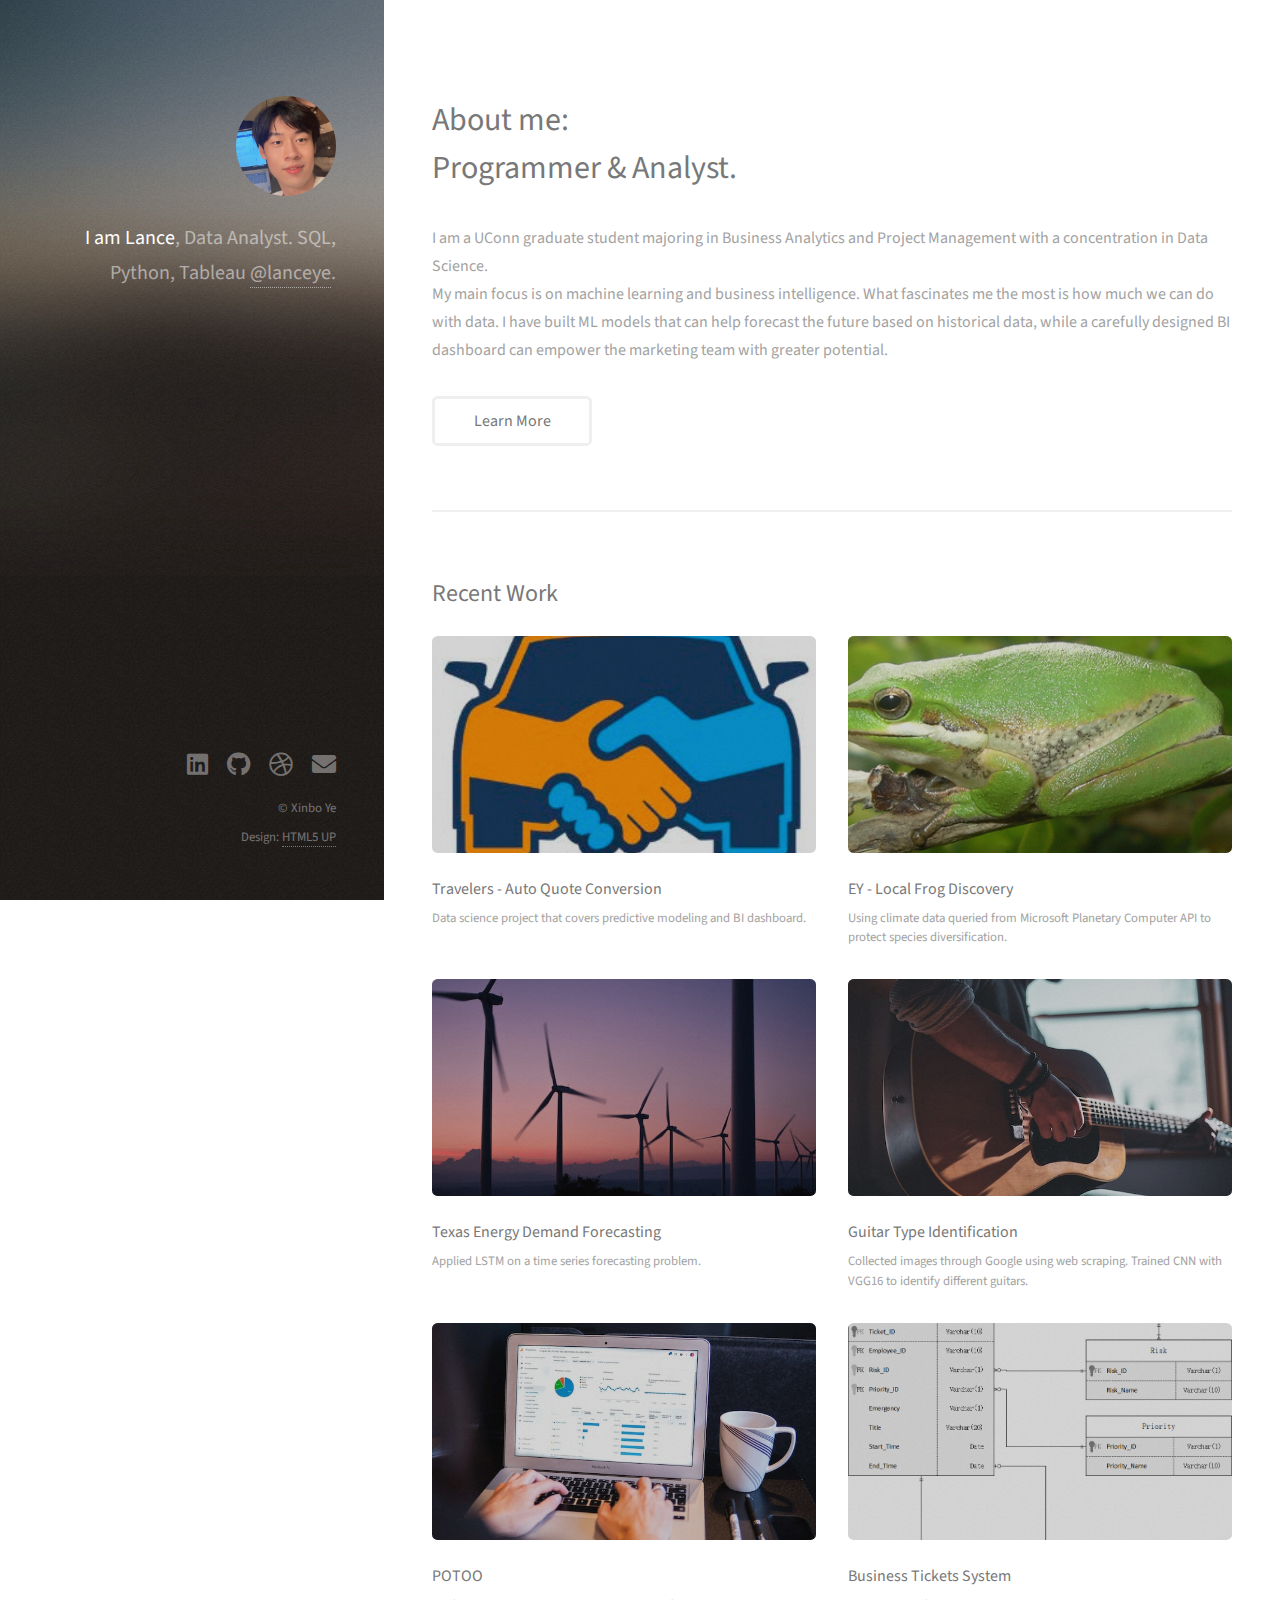
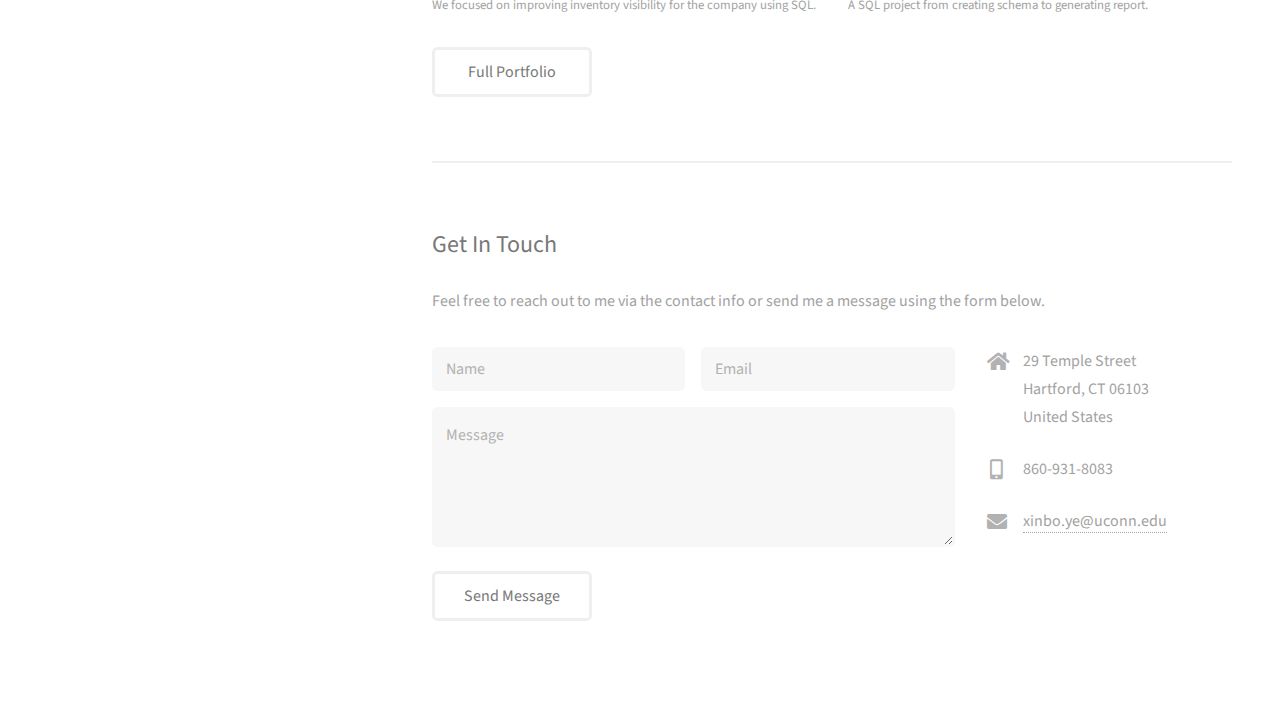
<file: index.html>
<!DOCTYPE HTML>
<!--
	Strata by HTML5 UP
	html5up.net | @ajlkn
	Free for personal and commercial use under the CCA 3.0 license (html5up.net/license)
-->
<html>
	<head>
		<title>Strata by HTML5 UP</title>
		<meta charset="utf-8" />
		<meta name="viewport" content="width=device-width, initial-scale=1, user-scalable=no" />
		<link rel="stylesheet" href="assets/css/main.css" />
	</head>
	<body class="is-preload">

		<!-- Header -->
			<header id="header">
				<div class="inner">
					<a href="#" class="image avatar"><img src="images/headshot small.jpeg" alt="" /></a>
					<h1><strong>I am Lance</strong>, Data Analyst.<br />
					SQL, Python, Tableau <a href="https://www.linkedin.com/in/lance-ye-1b16701aa/">@lanceye</a>.</h1>
				</div>
			</header>

		<!-- Main -->
			<div id="main">

				<!-- One -->
					<section id="one">
						<header class="major">
							<h2>About me:<br>
							Programmer & Analyst.</h2>
						</header>
						<p>I am a UConn graduate student majoring in Business Analytics and Project Management with a concentration in Data Science.<br>
						My main focus is on machine learning and business intelligence. What fascinates me the most is how much we can do with data. I have built ML models that can help forecast the future based on historical data, while a carefully designed BI dashboard can empower the marketing team with greater potential.
						</p>
						<ul class="actions">
							<li><a href="https://www.linkedin.com/in/lance-ye-1b16701aa/" class="button">Learn More</a></li>
						</ul>
					</section>

				<!-- Two -->
					<section id="two">
						<h2 id="recent-work">Recent Work</h2>
						<div class="row">
							<article class="col-6 col-12-xsmall work-item">
								<a href="https://github.com/laoSVM/2022-Travelers-Insurance-Modeling" class="image fit thumb"><img src="images/2022 Travelers Case Competition.jpg" alt="" /></a>
								<h3>Travelers - Auto Quote Conversion</h3>
								<p>Data science project that covers predictive modeling and BI dashboard.
								</p>
							</article>
							<article class="col-6 col-12-xsmall work-item">
								<a href="https://github.com/laoSVM/2022-Better-Working-World-Data-Challenge/blob/main/Final%20Deliverable.ipynb" class="image fit thumb"><img src="images/Litoria_fallax.jpg" alt="" /></a>
								<h3>EY - Local Frog Discovery</h3>
								<p>Using climate data queried from Microsoft Planetary Computer API to protect species diversification.
								</p>
							</article>
							<article class="col-6 col-12-xsmall work-item">
								<a href="https://github.com/laoSVM/Texas-Energy-Demand-Forecasting/blob/main/Project_RNN.ipynb" class="image fit thumb"><img src="images/Clean Energy.jpg" alt="" /></a>
								<h3>Texas Energy Demand Forecasting</h3>
								<p>Applied LSTM on a time series forecasting problem.</p>
							</article>
							<article class="col-6 col-12-xsmall work-item">
								<a href="https://github.com/laoSVM/Guitar-Type-Detection-Using-CNNs/blob/main/Project_CNN.ipynb" class="image fit thumb"><img src="images/Guitar.jpg" alt="" /></a>
								<h3>Guitar Type Identification</h3>
								<p>Collected images through Google using web scraping. Trained CNN with VGG16 to identify different guitars.</p>
							</article>
							<article class="col-6 col-12-xsmall work-item">
								<a href="https://github.com/laoSVM/POTOO-SQL/blob/main/README.md" class="image fit thumb"><img src="images/data analysis.jpg" alt="" /></a>
								<h3>POTOO</h3>
								<p>We focused on improving inventory visibility for the company using SQL.</p>
							</article>
							<article class="col-6 col-12-xsmall work-item">
								<a href="https://github.com/laoSVM/Business-Tickets-System" class="image fit thumb"><img src="images/ERD.png" alt="" /></a>
								<h3>Business Tickets System</h3>
								<p>A SQL project from creating schema to generating report.</p>
							</article>
						</div>
						<ul class="actions">
							<li><a href="/full portfolio.html" class="button">Full Portfolio</a></li>
						</ul>
					</section>

				<!-- Three -->
					<section id="three">
						<h2>Get In Touch</h2>
						<p>Feel free to reach out to me via the contact info or send me a message using the form below.</p>
						<div class="row">
							<div class="col-8 col-12-small">
								<form method="post" action="https://formsubmit.co/xinbo.ye@uconn.edu">
									<div class="row gtr-uniform gtr-50">
										<div class="col-6 col-12-xsmall"><input type="text" name="name" id="name" placeholder="Name" /></div>
										<div class="col-6 col-12-xsmall"><input type="email" name="email" id="email" placeholder="Email" /></div>
										<div class="col-12"><textarea name="message" id="message" placeholder="Message" rows="4"></textarea></div>
									</div>
									<ul class="actions" style="padding-top: 1.5em">
										<li><input type="submit" value="Send Message" /></li>
									</ul>
								</form>
								<!-- <ul class="actions">
									<li><input type="submit" value="Send Message" /></li>
								</ul> -->
							</div>
							<div class="col-4 col-12-small">
								<ul class="labeled-icons">
									<li>
										<h3 class="icon solid fa-home"><span class="label">Address</span></h3>
										29 Temple Street<br />
										Hartford, CT 06103<br />
										United States
									</li>
									<li>
										<h3 class="icon solid fa-mobile-alt"><span class="label">Phone</span></h3>
										860-931-8083
									</li>
									<li>
										<h3 class="icon solid fa-envelope"><span class="label">Email</span></h3>
										<a href="#">xinbo.ye@uconn.edu</a>
									</li>
								</ul>
							</div>
						</div>
					</section>


				

			</div>

		<!-- Footer -->
			<footer id="footer">
				<div class="inner">
					<ul class="icons">
						<li><a href="https://www.linkedin.com/in/lance-ye-1b16701aa/" class="icon brands fa-linkedin"><span class="label">Linkedin</span></a></li>
						<li><a href="https://github.com/laoSVM" class="icon brands fa-github"><span class="label">Github</span></a></li>
						<li><a href="https://dribbble.com/" class="icon brands fa-dribbble"><span class="label">Dribbble</span></a></li>
						<li><a href="#" class="icon solid fa-envelope"><span class="label">Email</span></a></li>
					</ul>
					<ul class="copyright">
						<li>&copy; Xinbo Ye</li><li>Design: <a href="http://html5up.net">HTML5 UP</a></li>
					</ul>
				</div>
			</footer>

		<!-- Scripts -->
			<script src="assets/js/jquery.min.js"></script>
			<script src="assets/js/jquery.poptrox.min.js"></script>
			<script src="assets/js/browser.min.js"></script>
			<script src="assets/js/breakpoints.min.js"></script>
			<script src="assets/js/util.js"></script>
			<script src="assets/js/main.js"></script>

	</body>
</html>
</file>
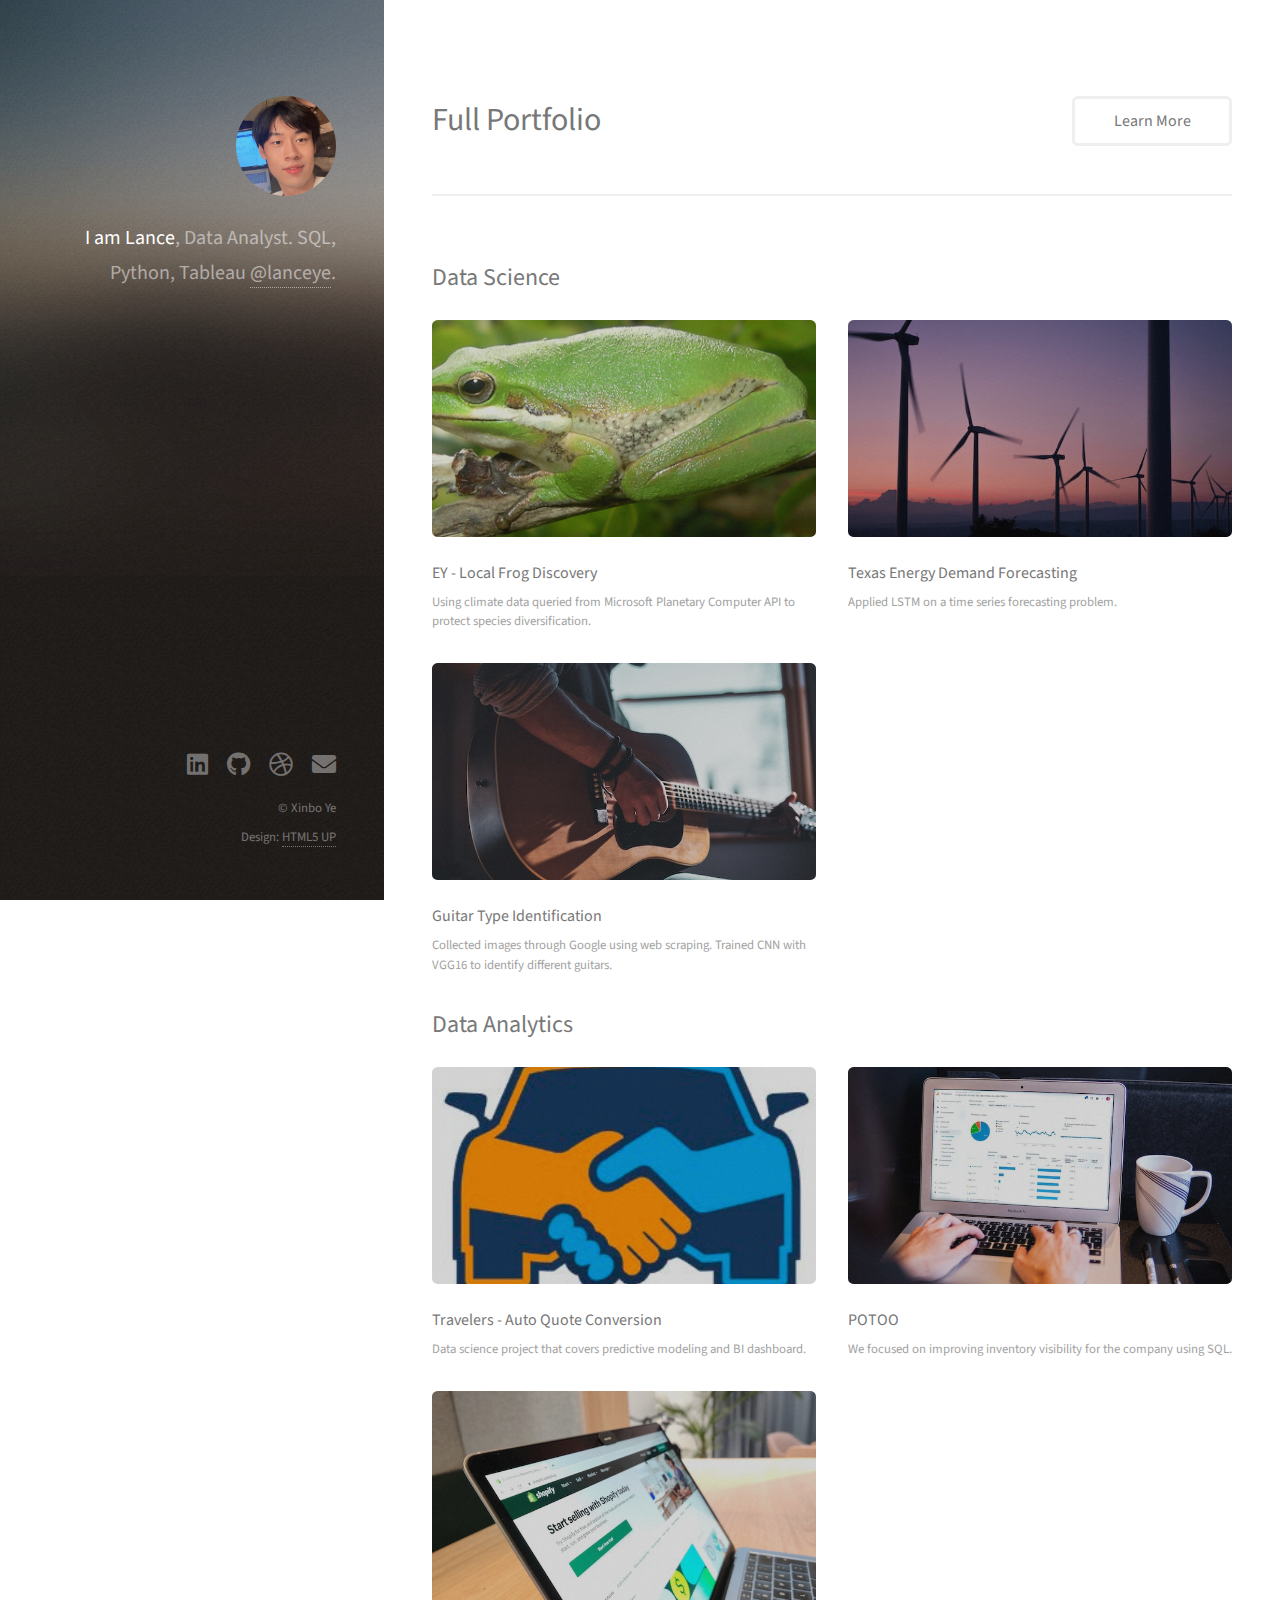
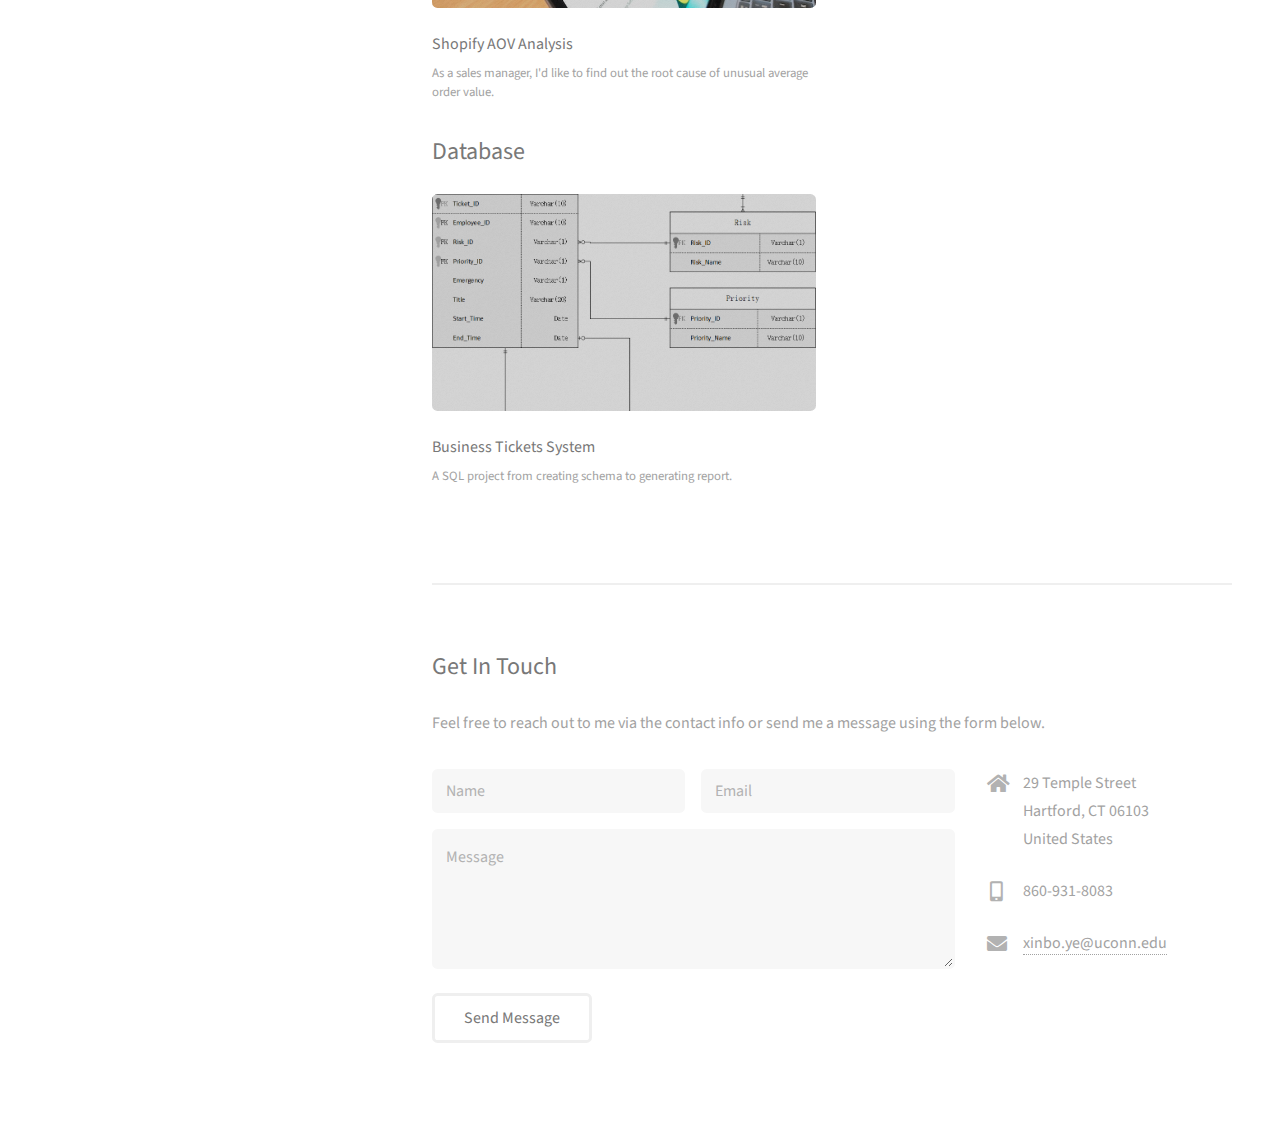
<file: full portfolio.html>
<!DOCTYPE HTML>
<!--
	Strata by HTML5 UP
	html5up.net | @ajlkn
	Free for personal and commercial use under the CCA 3.0 license (html5up.net/license)
-->
<html>
	<head>
		<title>Strata by HTML5 UP</title>
		<meta charset="utf-8" />
		<meta name="viewport" content="width=device-width, initial-scale=1, user-scalable=no" />
		<link rel="stylesheet" href="assets/css/main.css" />
	</head>
	<body class="is-preload">

		<!-- Header -->
			<header id="header">
				<div class="inner">
					<a href="#" class="image avatar"><img src="images/headshot small.jpeg" alt="" /></a>
					<h1><strong>I am Lance</strong>, Data Analyst.<br />
					SQL, Python, Tableau <a href="https://www.linkedin.com/in/lance-ye-1b16701aa/">@lanceye</a>.</h1>
				</div>
			</header>

		<!-- Main -->
			<div id="main">

				<!-- One -->
					<section id="adjust-one">
						<header class="major">
							<h2>Full Portfolio</h2>
						</header>
						
						<ul class="actions">
							<li><a href="https://www.linkedin.com/in/lance-ye-1b16701aa/" class="button">Learn More</a></li>
						</ul>
					</section>

				<!-- Two -->
					<section id="adjust-two">
						<h2 id="">Data Science</h2>
						<div class="row">
							<article class="col-6 col-12-xsmall work-item">
								<a href="https://github.com/laoSVM/2022-Better-Working-World-Data-Challenge/blob/main/Final%20Deliverable.ipynb" class="image fit thumb"><img src="images/Litoria_fallax.jpg" alt="" /></a>
								<h3>EY - Local Frog Discovery</h3>
								<p>Using climate data queried from Microsoft Planetary Computer API to protect species diversification.
								</p>
							</article>
							<article class="col-6 col-12-xsmall work-item">
								<a href="https://github.com/laoSVM/Texas-Energy-Demand-Forecasting/blob/main/Project_RNN.ipynb" class="image fit thumb"><img src="images/Clean Energy.jpg" alt="" /></a>
								<h3>Texas Energy Demand Forecasting</h3>
								<p>Applied LSTM on a time series forecasting problem.</p>
							</article>
							<article class="col-6 col-12-xsmall work-item">
								<a href="https://github.com/laoSVM/Guitar-Type-Detection-Using-CNNs/blob/main/Project_CNN.ipynb" class="image fit thumb"><img src="images/Guitar.jpg" alt="" /></a>
								<h3>Guitar Type Identification</h3>
								<p>Collected images through Google using web scraping. Trained CNN with VGG16 to identify different guitars.</p>
							</article>
						</div>

                        <h2 id="">Data Analytics</h2>
                        <div class="row">
                            <article class="col-6 col-12-xsmall work-item">
								<a href="https://github.com/laoSVM/2022-Travelers-Insurance-Modeling" class="image fit thumb"><img src="images/2022 Travelers Case Competition.jpg" alt="" /></a>
								<h3>Travelers - Auto Quote Conversion</h3>
								<p>Data science project that covers predictive modeling and BI dashboard.
								</p>
							</article>
							<article class="col-6 col-12-xsmall work-item">
								<a href="https://github.com/laoSVM/POTOO-SQL/blob/main/README.md" class="image fit thumb"><img src="images/data analysis.jpg" alt="" /></a>
								<h3>POTOO</h3>
								<p>We focused on improving inventory visibility for the company using SQL.</p>
							</article>
                            <article class="col-6 col-12-xsmall work-item">
								<a href="https://github.com/laoSVM/Shopify/blob/main/Data_Challenge.ipynb" class="image fit thumb"><img src="images/shopify.jpg" alt="" /></a>
								<h3>Shopify AOV Analysis</h3>
								<p>As a sales manager, I'd like to find out the root cause of unusual average order value.</p>
							</article>
                        </div>

						<h2 id="">Database</h2>
                        <div class="row">
                            <article class="col-6 col-12-xsmall work-item">
								<a href="https://github.com/laoSVM/Business-Tickets-System" class="image fit thumb"><img src="images/ERD.png" alt="" /></a>
								<h3>Business Tickets System</h3>
								<p>A SQL project from creating schema to generating report.</p>
							</article>
                        </div>

					</section>

				<!-- Three -->
					<section id="three">
						<h2>Get In Touch</h2>
						<p>Feel free to reach out to me via the contact info or send me a message using the form below.</p>
						<div class="row">
							<div class="col-8 col-12-small">
								<form method="post" action="https://formsubmit.co/xinbo.ye@uconn.edu">
									<div class="row gtr-uniform gtr-50">
										<div class="col-6 col-12-xsmall"><input type="text" name="name" id="name" placeholder="Name" /></div>
										<div class="col-6 col-12-xsmall"><input type="email" name="email" id="email" placeholder="Email" /></div>
										<div class="col-12"><textarea name="message" id="message" placeholder="Message" rows="4"></textarea></div>
									</div>
									<ul class="actions" style="padding-top: 1.5em">
										<li><input type="submit" value="Send Message" /></li>
									</ul>
								</form>
								<!-- <ul class="actions">
									<li><input type="submit" value="Send Message" /></li>
								</ul> -->
							</div>
							<div class="col-4 col-12-small">
								<ul class="labeled-icons">
									<li>
										<h3 class="icon solid fa-home"><span class="label">Address</span></h3>
										29 Temple Street<br />
										Hartford, CT 06103<br />
										United States
									</li>
									<li>
										<h3 class="icon solid fa-mobile-alt"><span class="label">Phone</span></h3>
										860-931-8083
									</li>
									<li>
										<h3 class="icon solid fa-envelope"><span class="label">Email</span></h3>
										<a href="#">xinbo.ye@uconn.edu</a>
									</li>
								</ul>
							</div>
						</div>
					</section>


				

			</div>

		<!-- Footer -->
			<footer id="footer">
				<div class="inner">
					<ul class="icons">
						<li><a href="https://www.linkedin.com/in/lance-ye-1b16701aa/" class="icon brands fa-linkedin"><span class="label">Linkedin</span></a></li>
						<li><a href="https://github.com/laoSVM" class="icon brands fa-github"><span class="label">Github</span></a></li>
						<li><a href="https://dribbble.com/" class="icon brands fa-dribbble"><span class="label">Dribbble</span></a></li>
						<li><a href="#" class="icon solid fa-envelope"><span class="label">Email</span></a></li>
					</ul>
					<ul class="copyright">
						<li>&copy; Xinbo Ye</li><li>Design: <a href="http://html5up.net">HTML5 UP</a></li>
					</ul>
				</div>
			</footer>

		<!-- Scripts -->
			<script src="assets/js/jquery.min.js"></script>
			<script src="assets/js/jquery.poptrox.min.js"></script>
			<script src="assets/js/browser.min.js"></script>
			<script src="assets/js/breakpoints.min.js"></script>
			<script src="assets/js/util.js"></script>
			<script src="assets/js/main.js"></script>

	</body>
</html>
</file>
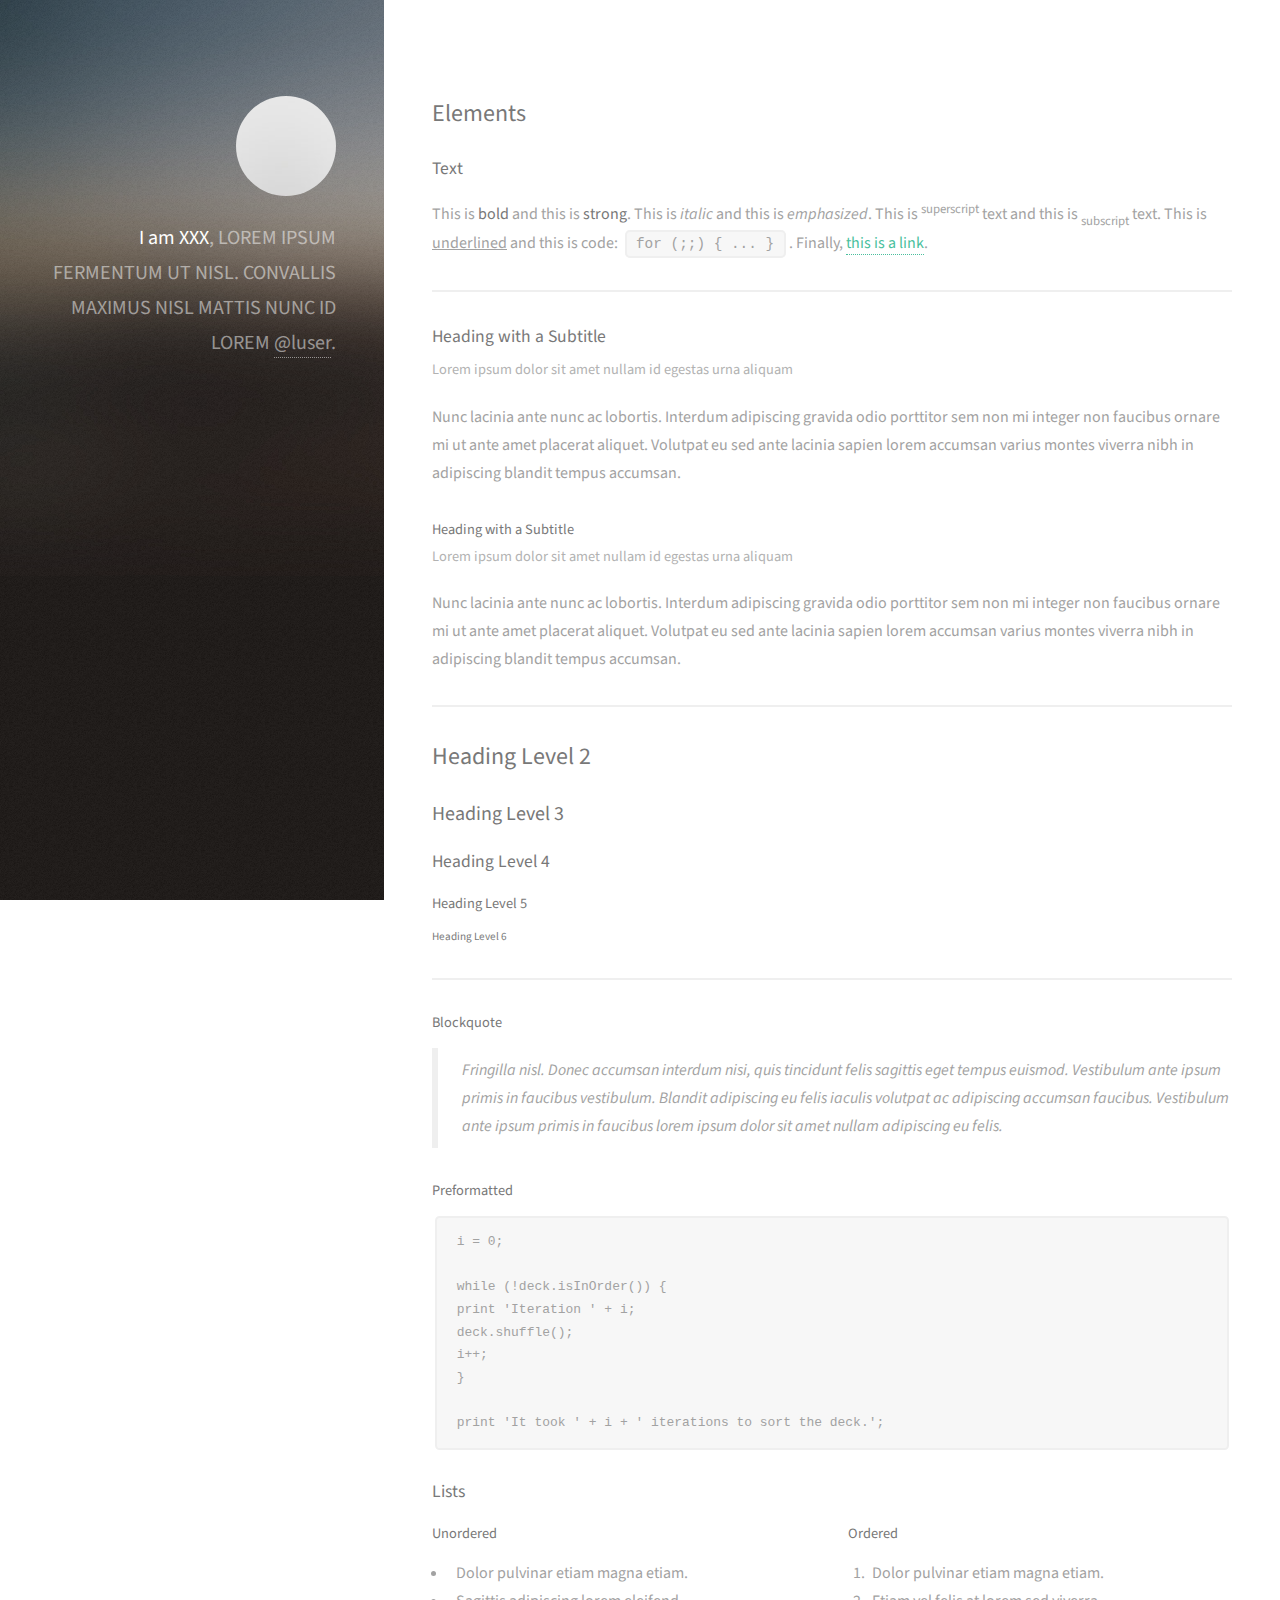
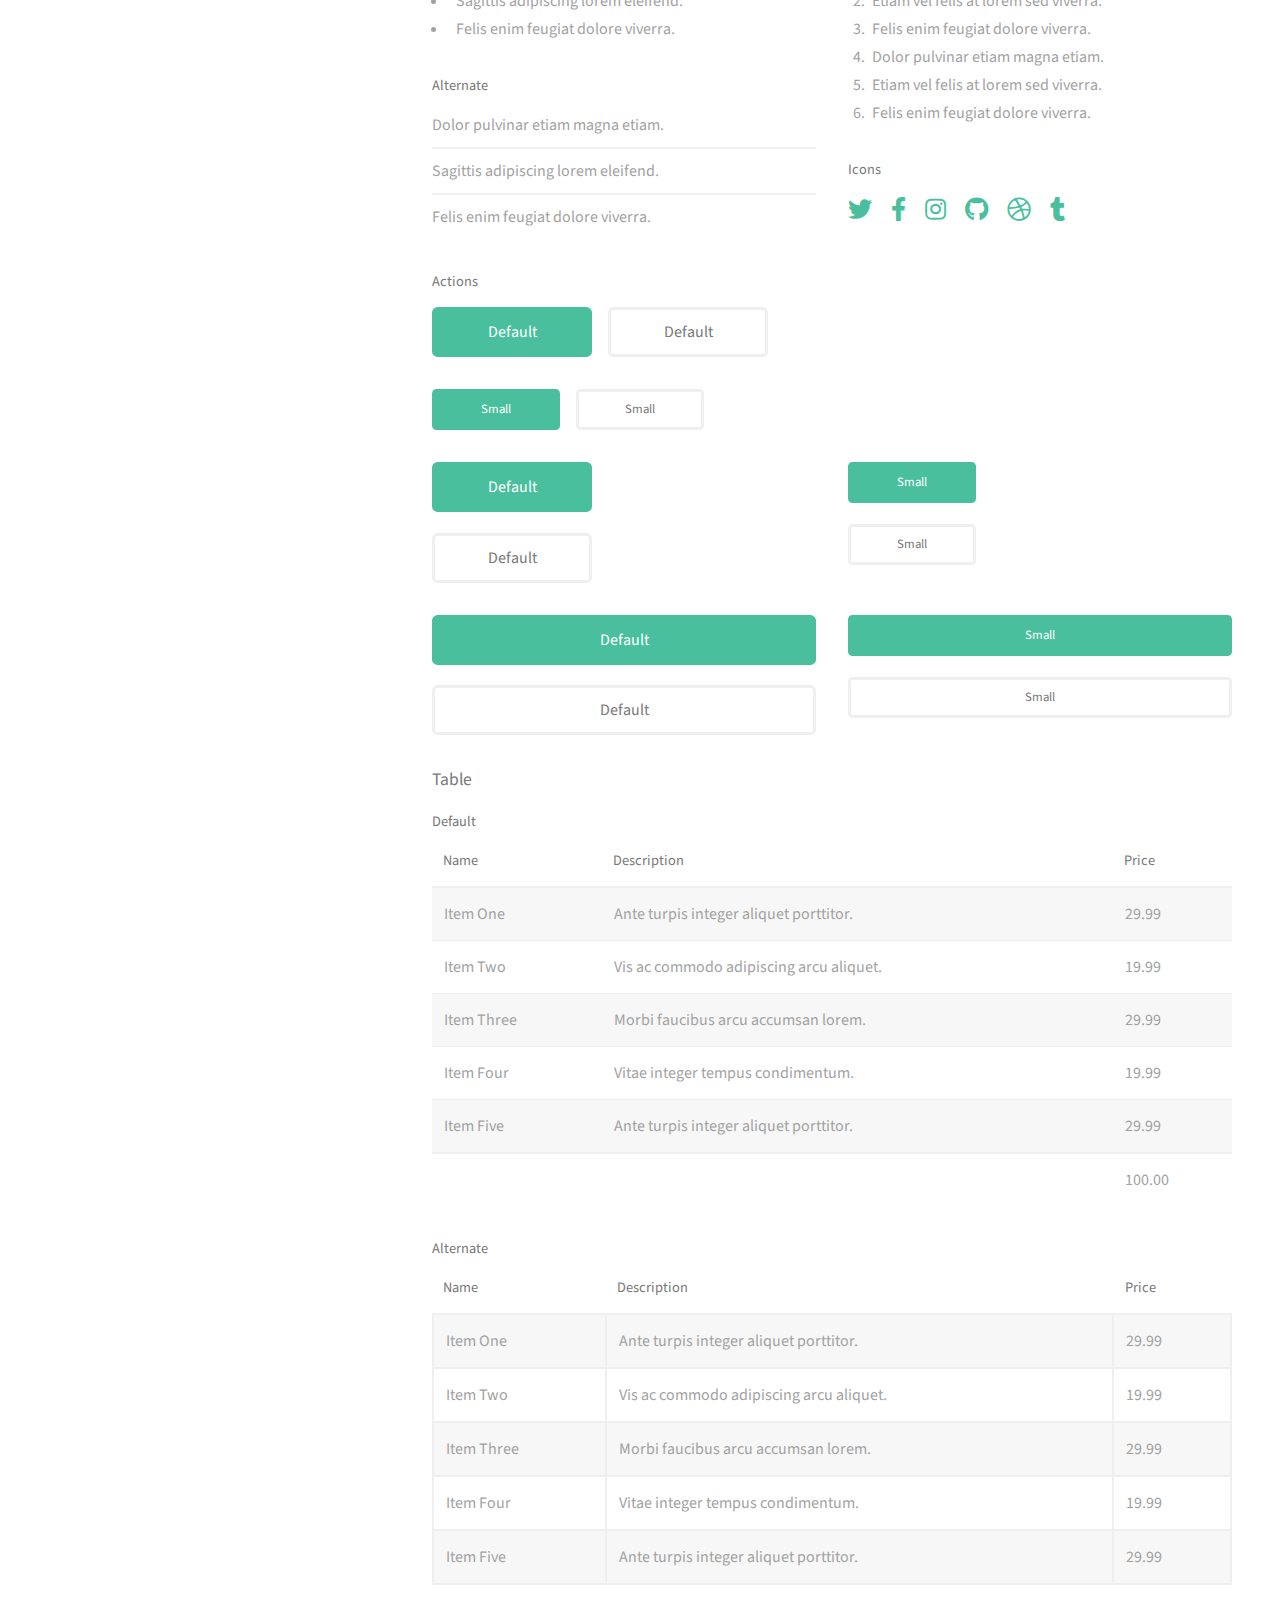
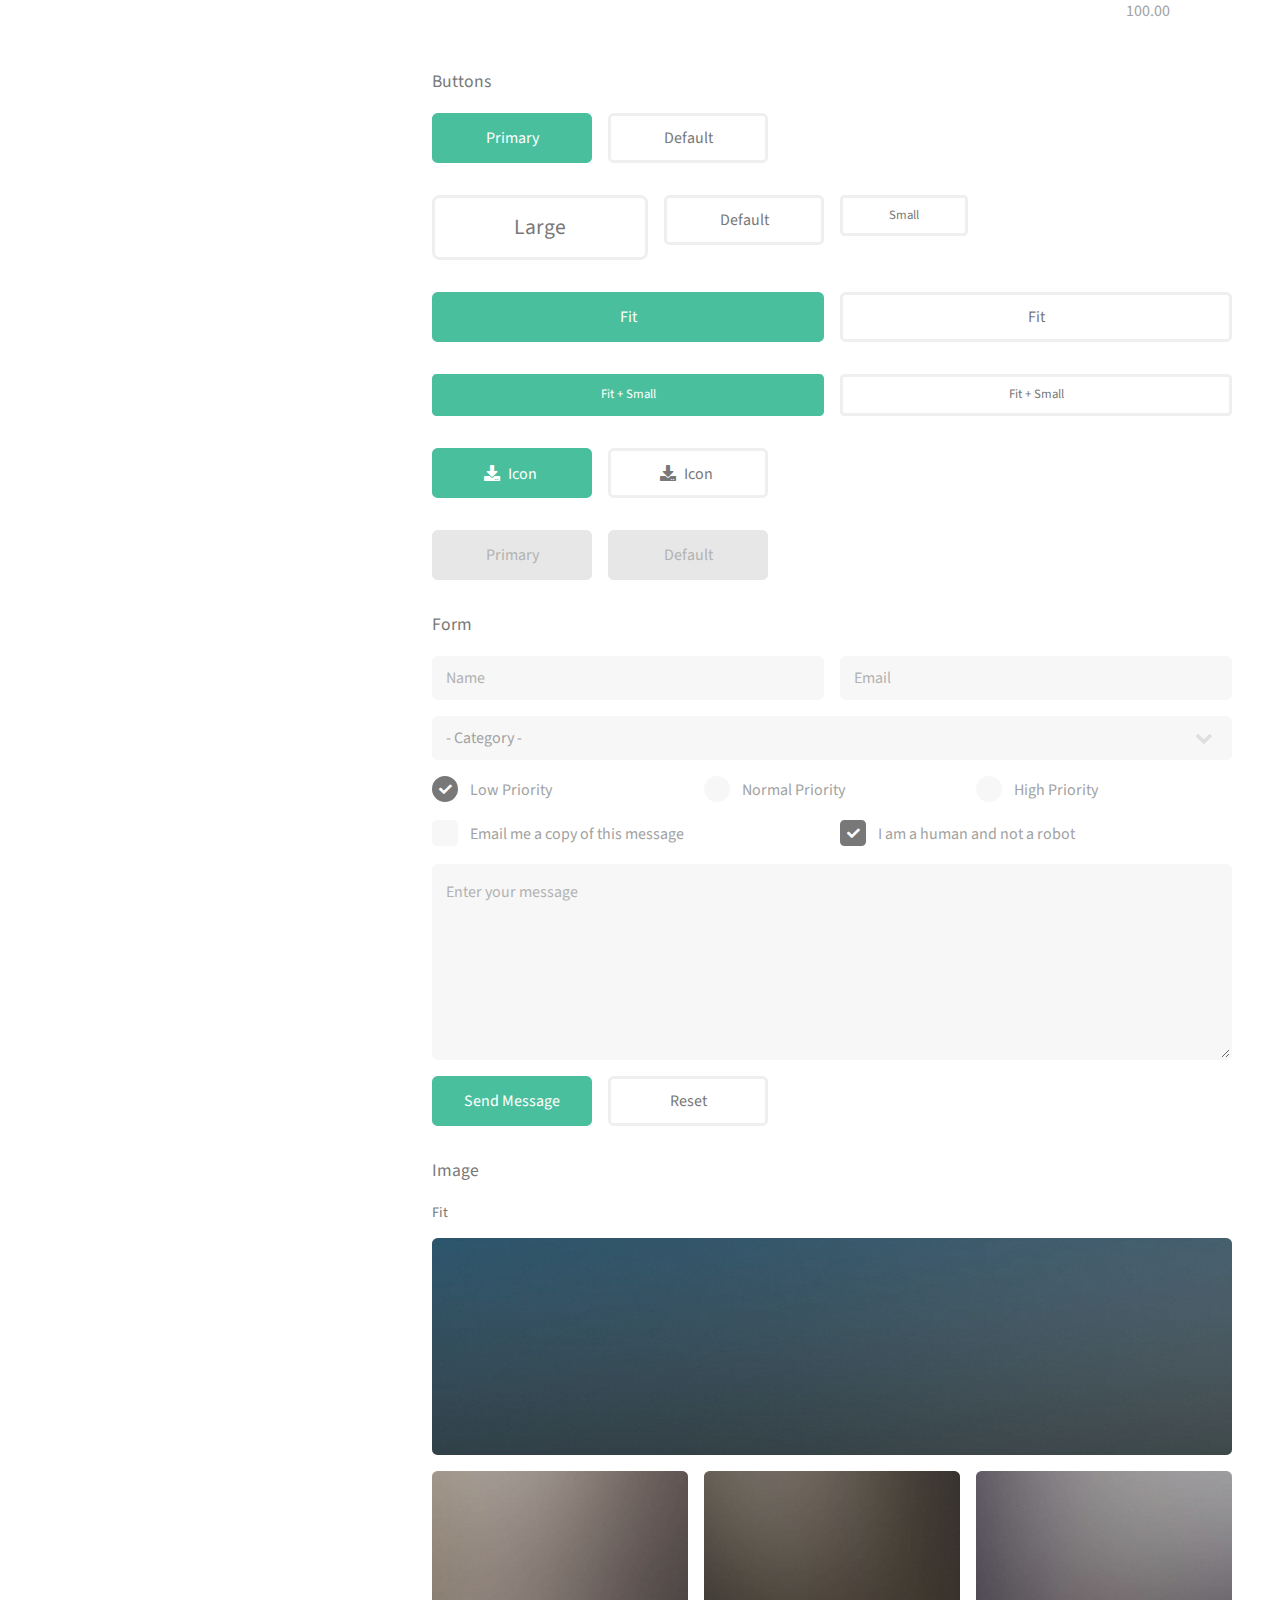
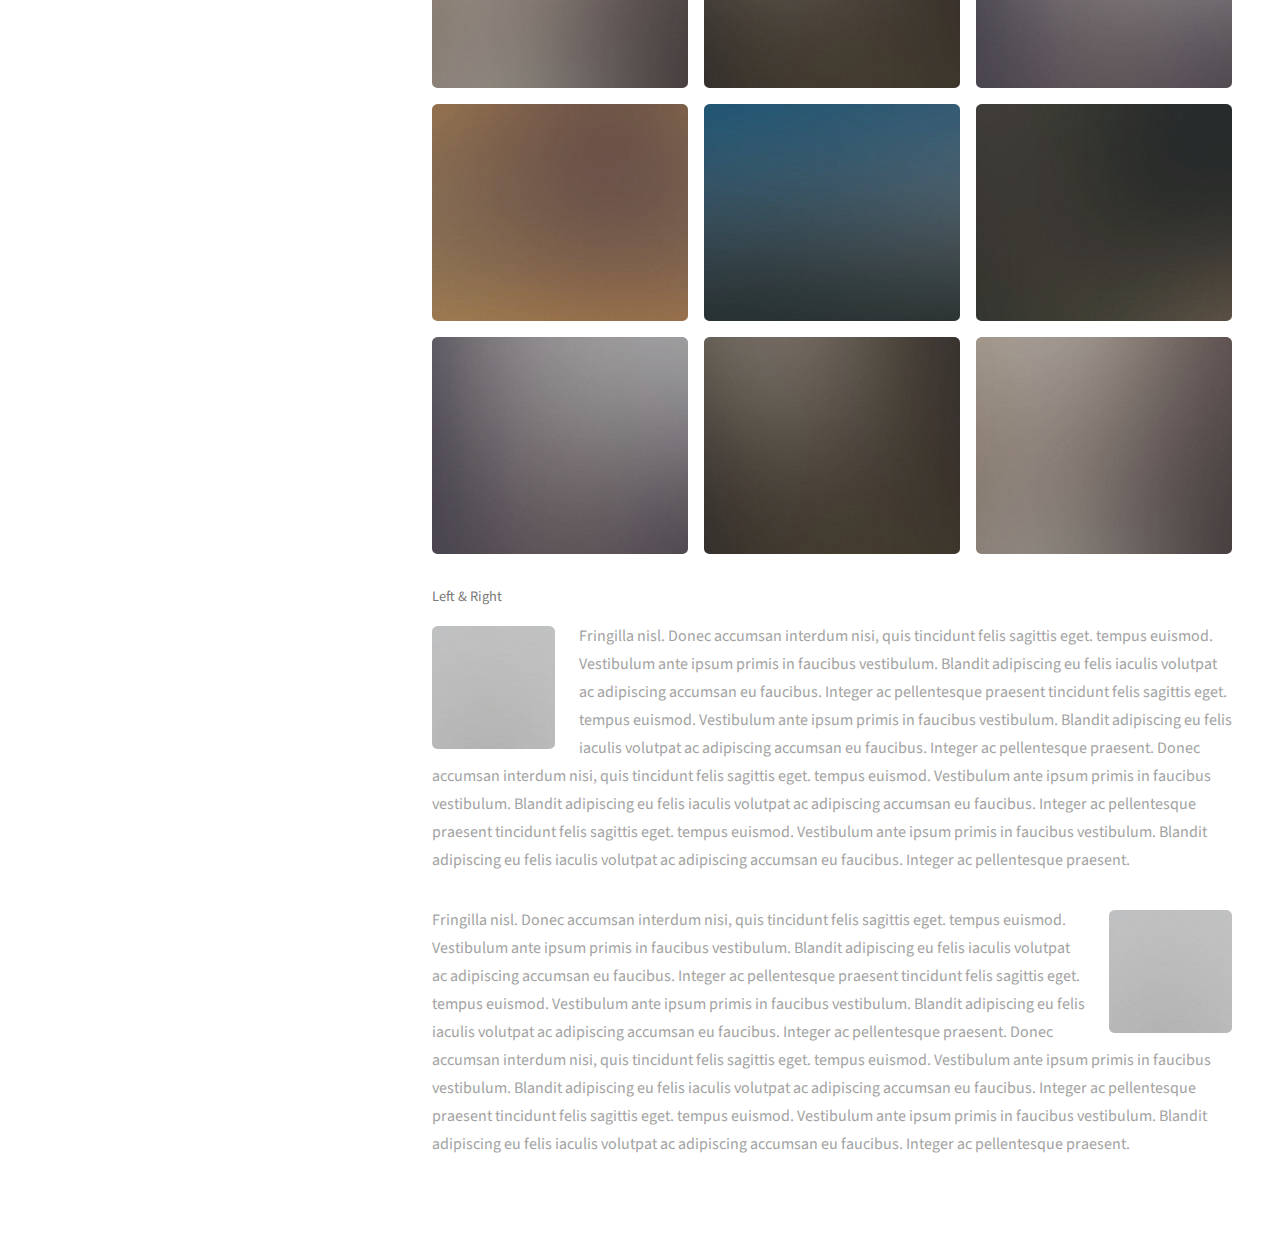
<file: refs.html>
<!DOCTYPE HTML>
<!--
	Strata by HTML5 UP
	html5up.net | @ajlkn
	Free for personal and commercial use under the CCA 3.0 license (html5up.net/license)
-->
<html>
	<head>
		<title>Strata by HTML5 UP</title>
		<meta charset="utf-8" />
		<meta name="viewport" content="width=device-width, initial-scale=1, user-scalable=no" />
		<link rel="stylesheet" href="assets/css/main.css" />
	</head>
	<body class="is-preload">

		<!-- Header -->
			<header id="header">
				<div class="inner">
					<a href="#" class="image avatar"><img src="images/avatar.jpg" alt="" /></a>
					<h1><strong>I am XXX</strong>, LOREM IPSUM FERMENTUM UT NISL.<br />
					CONVALLIS MAXIMUS NISL MATTIS NUNC ID LOREM <a href="">@luser</a>.</h1>
				</div>
			</header>

		<!-- Main -->
			<div id="main">

				

				<!-- Four -->
				
					<section id="four">
						<h2>Elements</h2>

						<section>
							<h4>Text</h4>
							<p>This is <b>bold</b> and this is <strong>strong</strong>. This is <i>italic</i> and this is <em>emphasized</em>.
							This is <sup>superscript</sup> text and this is <sub>subscript</sub> text.
							This is <u>underlined</u> and this is code: <code>for (;;) { ... }</code>. Finally, <a href="#">this is a link</a>.</p>
							<hr />
							<header>
								<h4>Heading with a Subtitle</h4>
								<p>Lorem ipsum dolor sit amet nullam id egestas urna aliquam</p>
							</header>
							<p>Nunc lacinia ante nunc ac lobortis. Interdum adipiscing gravida odio porttitor sem non mi integer non faucibus ornare mi ut ante amet placerat aliquet. Volutpat eu sed ante lacinia sapien lorem accumsan varius montes viverra nibh in adipiscing blandit tempus accumsan.</p>
							<header>
								<h5>Heading with a Subtitle</h5>
								<p>Lorem ipsum dolor sit amet nullam id egestas urna aliquam</p>
							</header>
							<p>Nunc lacinia ante nunc ac lobortis. Interdum adipiscing gravida odio porttitor sem non mi integer non faucibus ornare mi ut ante amet placerat aliquet. Volutpat eu sed ante lacinia sapien lorem accumsan varius montes viverra nibh in adipiscing blandit tempus accumsan.</p>
							<hr />
							<h2>Heading Level 2</h2>
							<h3>Heading Level 3</h3>
							<h4>Heading Level 4</h4>
							<h5>Heading Level 5</h5>
							<h6>Heading Level 6</h6>
							<hr />
							<h5>Blockquote</h5>
							<blockquote>Fringilla nisl. Donec accumsan interdum nisi, quis tincidunt felis sagittis eget tempus euismod. Vestibulum ante ipsum primis in faucibus vestibulum. Blandit adipiscing eu felis iaculis volutpat ac adipiscing accumsan faucibus. Vestibulum ante ipsum primis in faucibus lorem ipsum dolor sit amet nullam adipiscing eu felis.</blockquote>
							<h5>Preformatted</h5>
							<pre><code>i = 0;

while (!deck.isInOrder()) {
print 'Iteration ' + i;
deck.shuffle();
i++;
}

print 'It took ' + i + ' iterations to sort the deck.';</code></pre>
						</section>

						<section>
							<h4>Lists</h4>
							<div class="row">
								<div class="col-6 col-12-xsmall">
									<h5>Unordered</h5>
									<ul>
										<li>Dolor pulvinar etiam magna etiam.</li>
										<li>Sagittis adipiscing lorem eleifend.</li>
										<li>Felis enim feugiat dolore viverra.</li>
									</ul>
									<h5>Alternate</h5>
									<ul class="alt">
										<li>Dolor pulvinar etiam magna etiam.</li>
										<li>Sagittis adipiscing lorem eleifend.</li>
										<li>Felis enim feugiat dolore viverra.</li>
									</ul>
								</div>
								<div class="col-6 col-12-xsmall">
									<h5>Ordered</h5>
									<ol>
										<li>Dolor pulvinar etiam magna etiam.</li>
										<li>Etiam vel felis at lorem sed viverra.</li>
										<li>Felis enim feugiat dolore viverra.</li>
										<li>Dolor pulvinar etiam magna etiam.</li>
										<li>Etiam vel felis at lorem sed viverra.</li>
										<li>Felis enim feugiat dolore viverra.</li>
									</ol>
									<h5>Icons</h5>
									<ul class="icons">
										<li><a href="#" class="icon brands fa-twitter"><span class="label">Twitter</span></a></li>
										<li><a href="#" class="icon brands fa-facebook-f"><span class="label">Facebook</span></a></li>
										<li><a href="#" class="icon brands fa-instagram"><span class="label">Instagram</span></a></li>
										<li><a href="#" class="icon brands fa-github"><span class="label">Github</span></a></li>
										<li><a href="#" class="icon brands fa-dribbble"><span class="label">Dribbble</span></a></li>
										<li><a href="#" class="icon brands fa-tumblr"><span class="label">Tumblr</span></a></li>
									</ul>
								</div>
							</div>
							<h5>Actions</h5>
							<ul class="actions">
								<li><a href="#" class="button primary">Default</a></li>
								<li><a href="#" class="button">Default</a></li>
							</ul>
							<ul class="actions small">
								<li><a href="#" class="button primary small">Small</a></li>
								<li><a href="#" class="button small">Small</a></li>
							</ul>
							<div class="row">
								<div class="col-6 col-12-small">
									<ul class="actions stacked">
										<li><a href="#" class="button primary">Default</a></li>
										<li><a href="#" class="button">Default</a></li>
									</ul>
								</div>
								<div class="col-6 col-12-small">
									<ul class="actions stacked">
										<li><a href="#" class="button primary small">Small</a></li>
										<li><a href="#" class="button small">Small</a></li>
									</ul>
								</div>
								<div class="col-6 col-12-small">
									<ul class="actions stacked">
										<li><a href="#" class="button primary fit">Default</a></li>
										<li><a href="#" class="button fit">Default</a></li>
									</ul>
								</div>
								<div class="col-6 col-12-small">
									<ul class="actions stacked">
										<li><a href="#" class="button primary small fit">Small</a></li>
										<li><a href="#" class="button small fit">Small</a></li>
									</ul>
								</div>
							</div>
						</section>

						<section>
							<h4>Table</h4>
							<h5>Default</h5>
							<div class="table-wrapper">
								<table>
									<thead>
										<tr>
											<th>Name</th>
											<th>Description</th>
											<th>Price</th>
										</tr>
									</thead>
									<tbody>
										<tr>
											<td>Item One</td>
											<td>Ante turpis integer aliquet porttitor.</td>
											<td>29.99</td>
										</tr>
										<tr>
											<td>Item Two</td>
											<td>Vis ac commodo adipiscing arcu aliquet.</td>
											<td>19.99</td>
										</tr>
										<tr>
											<td>Item Three</td>
											<td> Morbi faucibus arcu accumsan lorem.</td>
											<td>29.99</td>
										</tr>
										<tr>
											<td>Item Four</td>
											<td>Vitae integer tempus condimentum.</td>
											<td>19.99</td>
										</tr>
										<tr>
											<td>Item Five</td>
											<td>Ante turpis integer aliquet porttitor.</td>
											<td>29.99</td>
										</tr>
									</tbody>
									<tfoot>
										<tr>
											<td colspan="2"></td>
											<td>100.00</td>
										</tr>
									</tfoot>
								</table>
							</div>

							<h5>Alternate</h5>
							<div class="table-wrapper">
								<table class="alt">
									<thead>
										<tr>
											<th>Name</th>
											<th>Description</th>
											<th>Price</th>
										</tr>
									</thead>
									<tbody>
										<tr>
											<td>Item One</td>
											<td>Ante turpis integer aliquet porttitor.</td>
											<td>29.99</td>
										</tr>
										<tr>
											<td>Item Two</td>
											<td>Vis ac commodo adipiscing arcu aliquet.</td>
											<td>19.99</td>
										</tr>
										<tr>
											<td>Item Three</td>
											<td> Morbi faucibus arcu accumsan lorem.</td>
											<td>29.99</td>
										</tr>
										<tr>
											<td>Item Four</td>
											<td>Vitae integer tempus condimentum.</td>
											<td>19.99</td>
										</tr>
										<tr>
											<td>Item Five</td>
											<td>Ante turpis integer aliquet porttitor.</td>
											<td>29.99</td>
										</tr>
									</tbody>
									<tfoot>
										<tr>
											<td colspan="2"></td>
											<td>100.00</td>
										</tr>
									</tfoot>
								</table>
							</div>
						</section>

						<section>
							<h4>Buttons</h4>
							<ul class="actions">
								<li><a href="#" class="button primary">Primary</a></li>
								<li><a href="#" class="button">Default</a></li>
							</ul>
							<ul class="actions">
								<li><a href="#" class="button large">Large</a></li>
								<li><a href="#" class="button">Default</a></li>
								<li><a href="#" class="button small">Small</a></li>
							</ul>
							<ul class="actions fit">
								<li><a href="#" class="button primary fit">Fit</a></li>
								<li><a href="#" class="button fit">Fit</a></li>
							</ul>
							<ul class="actions fit small">
								<li><a href="#" class="button primary fit small">Fit + Small</a></li>
								<li><a href="#" class="button fit small">Fit + Small</a></li>
							</ul>
							<ul class="actions">
								<li><a href="#" class="button primary icon solid fa-download">Icon</a></li>
								<li><a href="#" class="button icon solid fa-download">Icon</a></li>
							</ul>
							<ul class="actions">
								<li><span class="button primary disabled">Primary</span></li>
								<li><span class="button disabled">Default</span></li>
							</ul>
						</section>

						<section>
							<h4>Form</h4>
							<form method="post" action="#">
								<div class="row gtr-uniform gtr-50">
									<div class="col-6 col-12-xsmall">
										<input type="text" name="demo-name" id="demo-name" value="" placeholder="Name" />
									</div>
									<div class="col-6 col-12-xsmall">
										<input type="email" name="demo-email" id="demo-email" value="" placeholder="Email" />
									</div>
									<div class="col-12">
										<select name="demo-category" id="demo-category">
											<option value="">- Category -</option>
											<option value="1">Manufacturing</option>
											<option value="1">Shipping</option>
											<option value="1">Administration</option>
											<option value="1">Human Resources</option>
										</select>
									</div>
									<div class="col-4 col-12-small">
										<input type="radio" id="demo-priority-low" name="demo-priority" checked>
										<label for="demo-priority-low">Low Priority</label>
									</div>
									<div class="col-4 col-12-small">
										<input type="radio" id="demo-priority-normal" name="demo-priority">
										<label for="demo-priority-normal">Normal Priority</label>
									</div>
									<div class="col-4 col-12-small">
										<input type="radio" id="demo-priority-high" name="demo-priority">
										<label for="demo-priority-high">High Priority</label>
									</div>
									<div class="col-6 col-12-small">
										<input type="checkbox" id="demo-copy" name="demo-copy">
										<label for="demo-copy">Email me a copy of this message</label>
									</div>
									<div class="col-6 col-12-small">
										<input type="checkbox" id="demo-human" name="demo-human" checked>
										<label for="demo-human">I am a human and not a robot</label>
									</div>
									<div class="col-12">
										<textarea name="demo-message" id="demo-message" placeholder="Enter your message" rows="6"></textarea>
									</div>
									<div class="col-12">
										<ul class="actions">
											<li><input type="submit" value="Send Message" class="primary" /></li>
											<li><input type="reset" value="Reset" /></li>
										</ul>
									</div>
								</div>
							</form>
						</section>

						<section>
							<h4>Image</h4>
							<h5>Fit</h5>
							<div class="box alt">
								<div class="row gtr-50 gtr-uniform">
									<div class="col-12"><span class="image fit"><img src="images/fulls/05.jpg" alt="" /></span></div>
									<div class="col-4"><span class="image fit"><img src="images/thumbs/01.jpg" alt="" /></span></div>
									<div class="col-4"><span class="image fit"><img src="images/thumbs/02.jpg" alt="" /></span></div>
									<div class="col-4"><span class="image fit"><img src="images/thumbs/03.jpg" alt="" /></span></div>
									<div class="col-4"><span class="image fit"><img src="images/thumbs/04.jpg" alt="" /></span></div>
									<div class="col-4"><span class="image fit"><img src="images/thumbs/05.jpg" alt="" /></span></div>
									<div class="col-4"><span class="image fit"><img src="images/thumbs/06.jpg" alt="" /></span></div>
									<div class="col-4"><span class="image fit"><img src="images/thumbs/03.jpg" alt="" /></span></div>
									<div class="col-4"><span class="image fit"><img src="images/thumbs/02.jpg" alt="" /></span></div>
									<div class="col-4"><span class="image fit"><img src="images/thumbs/01.jpg" alt="" /></span></div>
								</div>
							</div>
							<h5>Left &amp; Right</h5>
							<p><span class="image left"><img src="images/avatar.jpg" alt="" /></span>Fringilla nisl. Donec accumsan interdum nisi, quis tincidunt felis sagittis eget. tempus euismod. Vestibulum ante ipsum primis in faucibus vestibulum. Blandit adipiscing eu felis iaculis volutpat ac adipiscing accumsan eu faucibus. Integer ac pellentesque praesent tincidunt felis sagittis eget. tempus euismod. Vestibulum ante ipsum primis in faucibus vestibulum. Blandit adipiscing eu felis iaculis volutpat ac adipiscing accumsan eu faucibus. Integer ac pellentesque praesent. Donec accumsan interdum nisi, quis tincidunt felis sagittis eget. tempus euismod. Vestibulum ante ipsum primis in faucibus vestibulum. Blandit adipiscing eu felis iaculis volutpat ac adipiscing accumsan eu faucibus. Integer ac pellentesque praesent tincidunt felis sagittis eget. tempus euismod. Vestibulum ante ipsum primis in faucibus vestibulum. Blandit adipiscing eu felis iaculis volutpat ac adipiscing accumsan eu faucibus. Integer ac pellentesque praesent.</p>
							<p><span class="image right"><img src="images/avatar.jpg" alt="" /></span>Fringilla nisl. Donec accumsan interdum nisi, quis tincidunt felis sagittis eget. tempus euismod. Vestibulum ante ipsum primis in faucibus vestibulum. Blandit adipiscing eu felis iaculis volutpat ac adipiscing accumsan eu faucibus. Integer ac pellentesque praesent tincidunt felis sagittis eget. tempus euismod. Vestibulum ante ipsum primis in faucibus vestibulum. Blandit adipiscing eu felis iaculis volutpat ac adipiscing accumsan eu faucibus. Integer ac pellentesque praesent. Donec accumsan interdum nisi, quis tincidunt felis sagittis eget. tempus euismod. Vestibulum ante ipsum primis in faucibus vestibulum. Blandit adipiscing eu felis iaculis volutpat ac adipiscing accumsan eu faucibus. Integer ac pellentesque praesent tincidunt felis sagittis eget. tempus euismod. Vestibulum ante ipsum primis in faucibus vestibulum. Blandit adipiscing eu felis iaculis volutpat ac adipiscing accumsan eu faucibus. Integer ac pellentesque praesent.</p>
						</section>

					</section>
				

			</div>



		<!-- Scripts -->
			<script src="assets/js/jquery.min.js"></script>
			<script src="assets/js/jquery.poptrox.min.js"></script>
			<script src="assets/js/browser.min.js"></script>
			<script src="assets/js/breakpoints.min.js"></script>
			<script src="assets/js/util.js"></script>
			<script src="assets/js/main.js"></script>

	</body>
</html>
</file>
<file: assets/css/main.css>
@import url("fontawesome-all.min.css");
@import url("https://fonts.googleapis.com/css?family=Source+Sans+Pro:400,400italic");

/*
	Strata by HTML5 UP
	html5up.net | @ajlkn
	Free for personal and commercial use under the CCA 3.0 license (html5up.net/license)
*/

html, body, div, span, applet, object,
iframe, h1, h2, h3, h4, h5, h6, p, blockquote,
pre, a, abbr, acronym, address, big, cite,
code, del, dfn, em, img, ins, kbd, q, s, samp,
small, strike, strong, sub, sup, tt, var, b,
u, i, center, dl, dt, dd, ol, ul, li, fieldset,
form, label, legend, table, caption, tbody,
tfoot, thead, tr, th, td, article, aside,
canvas, details, embed, figure, figcaption,
footer, header, hgroup, menu, nav, output, ruby,
section, summary, time, mark, audio, video {
	margin: 0;
	padding: 0;
	border: 0;
	font-size: 100%;
	font: inherit;
	vertical-align: baseline;}

article, aside, details, figcaption, figure,
footer, header, hgroup, menu, nav, section {
	display: block;}

body {
	line-height: 1;
}

ol, ul {
	list-style: none;
}

blockquote, q {
	quotes: none;
}

	blockquote:before, blockquote:after, q:before, q:after {
		content: '';
		content: none;
	}

table {
	border-collapse: collapse;
	border-spacing: 0;
}

body {
	-webkit-text-size-adjust: none;
}

mark {
	background-color: transparent;
	color: inherit;
}

input::-moz-focus-inner {
	border: 0;
	padding: 0;
}

input, select, textarea {
	-moz-appearance: none;
	-webkit-appearance: none;
	-ms-appearance: none;
	appearance: none;
}

/* Basic */

	html {
		box-sizing: border-box;
	}

	*, *:before, *:after {
		box-sizing: inherit;
	}

	body {
		background: #fff;
	}

		body.is-preload *, body.is-preload *:before, body.is-preload *:after {
			-moz-animation: none !important;
			-webkit-animation: none !important;
			-ms-animation: none !important;
			animation: none !important;
			-moz-transition: none !important;
			-webkit-transition: none !important;
			-ms-transition: none !important;
			transition: none !important;
		}

	body, input, select, textarea {
		color: #a2a2a2;
		font-family: "Source Sans Pro", Helvetica, sans-serif;
		font-size: 16pt;
		font-weight: 400;
		line-height: 1.75em;
	}

	a {
		-moz-transition: color 0.2s ease-in-out, border-color 0.2s ease-in-out;
		-webkit-transition: color 0.2s ease-in-out, border-color 0.2s ease-in-out;
		-ms-transition: color 0.2s ease-in-out, border-color 0.2s ease-in-out;
		transition: color 0.2s ease-in-out, border-color 0.2s ease-in-out;
		border-bottom: dotted 1px;
		color: #49bf9d;
		text-decoration: none;
	}

		a:hover {
			border-bottom-color: transparent;
			color: #49bf9d !important;
			text-decoration: none;
		}

	strong, b {
		color: #787878;
		font-weight: 400;
	}

	em, i {
		font-style: italic;
	}

	p {
		margin: 0 0 2em 0;
	}

	h1, h2, h3, h4, h5, h6 {
		color: #787878;
		font-weight: 400;
		line-height: 1em;
		margin: 0 0 1em 0;
	}

		h1 a, h2 a, h3 a, h4 a, h5 a, h6 a {
			color: inherit;
			text-decoration: none;
		}

	h1 {
		font-size: 2em;
		line-height: 1.5em;
	}

	h2 {
		font-size: 1.5em;
		line-height: 1.5em;
	}

	h3 {
		font-size: 1.25em;
		line-height: 1.5em;
	}

	h4 {
		font-size: 1.1em;
		line-height: 1.5em;
	}

	h5 {
		font-size: 0.9em;
		line-height: 1.5em;
	}

	h6 {
		font-size: 0.7em;
		line-height: 1.5em;
	}

	sub {
		font-size: 0.8em;
		position: relative;
		top: 0.5em;
	}

	sup {
		font-size: 0.8em;
		position: relative;
		top: -0.5em;
	}

	hr {
		border: 0;
		border-bottom: solid 2px #efefef;
		margin: 2em 0;
	}

		hr.major {
			margin: 3em 0;
		}

	blockquote {
		border-left: solid 6px #efefef;
		font-style: italic;
		margin: 0 0 2em 0;
		padding: 0.5em 0 0.5em 1.5em;
	}

	code {
		background: #f7f7f7;
		border-radius: 0.35em;
		border: solid 2px #efefef;
		font-family: "Courier New", monospace;
		font-size: 0.9em;
		margin: 0 0.25em;
		padding: 0.25em 0.65em;
	}

	pre {
		-webkit-overflow-scrolling: touch;
		font-family: "Courier New", monospace;
		font-size: 0.9em;
		margin: 0 0 2em 0;
	}

		pre code {
			display: block;
			line-height: 1.75em;
			padding: 1em 1.5em;
			overflow-x: auto;
		}

	.align-left {
		text-align: left;
	}

	.align-center {
		text-align: center;
	}

	.align-right {
		text-align: right;
	}

/* Container */

	.container {
		margin: 0 auto;
		max-width: calc(100% - 4em);
		width: 100%;
	}

		.container.xsmall {
			width: 25%;
		}

		.container.small {
			width: 50%;
		}

		.container.medium {
			width: 75%;
		}

		.container.large {
			width: 125%;
		}

		.container.xlarge {
			width: 150%;
		}

		.container.max {
			width: 100%;
		}

		@media screen and (max-width: 980px) {

			.container {
				width: 100% !important;
				max-width: 100% !important;
			}

		}

		@media screen and (max-width: 480px) {

			.container {
				max-width: calc(100% - 3em);
			}

		}

/* Row */

	.row {
		display: flex;
		flex-wrap: wrap;
		box-sizing: border-box;
		align-items: stretch;
	}

		.row > * {
			box-sizing: border-box;
		}

		.row.gtr-uniform > * > :last-child {
			margin-bottom: 0;
		}

		.row.aln-left {
			justify-content: flex-start;
		}

		.row.aln-center {
			justify-content: center;
		}

		.row.aln-right {
			justify-content: flex-end;
		}

		.row.aln-top {
			align-items: flex-start;
		}

		.row.aln-middle {
			align-items: center;
		}

		.row.aln-bottom {
			align-items: flex-end;
		}

		.row > .imp {
			order: -1;
		}

		.row > .col-1 {
			width: 8.33333%;
		}

		.row > .off-1 {
			margin-left: 8.33333%;
		}

		.row > .col-2 {
			width: 16.66667%;
		}

		.row > .off-2 {
			margin-left: 16.66667%;
		}

		.row > .col-3 {
			width: 25%;
		}

		.row > .off-3 {
			margin-left: 25%;
		}

		.row > .col-4 {
			width: 33.33333%;
		}

		.row > .off-4 {
			margin-left: 33.33333%;
		}

		.row > .col-5 {
			width: 41.66667%;
		}

		.row > .off-5 {
			margin-left: 41.66667%;
		}

		.row > .col-6 {
			width: 50%;
		}

		.row > .off-6 {
			margin-left: 50%;
		}

		.row > .col-7 {
			width: 58.33333%;
		}

		.row > .off-7 {
			margin-left: 58.33333%;
		}

		.row > .col-8 {
			width: 66.66667%;
		}

		.row > .off-8 {
			margin-left: 66.66667%;
		}

		.row > .col-9 {
			width: 75%;
		}

		.row > .off-9 {
			margin-left: 75%;
		}

		.row > .col-10 {
			width: 83.33333%;
		}

		.row > .off-10 {
			margin-left: 83.33333%;
		}

		.row > .col-11 {
			width: 91.66667%;
		}

		.row > .off-11 {
			margin-left: 91.66667%;
		}

		.row > .col-12 {
			width: 100%;
		}

		.row > .off-12 {
			margin-left: 100%;
		}

		.row.gtr-0 {
			margin-top: 0;
			margin-left: 0em;
		}

			.row.gtr-0 > * {
				padding: 0 0 0 0em;
			}

			.row.gtr-0.gtr-uniform {
				margin-top: 0em;
			}

				.row.gtr-0.gtr-uniform > * {
					padding-top: 0em;
				}

		.row.gtr-25 {
			margin-top: 0;
			margin-left: -0.625em;
		}

			.row.gtr-25 > * {
				padding: 0 0 0 0.625em;
			}

			.row.gtr-25.gtr-uniform {
				margin-top: -0.625em;
			}

				.row.gtr-25.gtr-uniform > * {
					padding-top: 0.625em;
				}

		.row.gtr-50 {
			margin-top: 0;
			margin-left: -1.25em;
		}

			.row.gtr-50 > * {
				padding: 0 0 0 1.25em;
			}

			.row.gtr-50.gtr-uniform {
				margin-top: -1.25em;
			}

				.row.gtr-50.gtr-uniform > * {
					padding-top: 1.25em;
				}

		.row {
			margin-top: 0;
			margin-left: -2.5em;
		}

			.row > * {
				padding: 0 0 0 2.5em;
			}

			.row.gtr-uniform {
				margin-top: -2.5em;
			}

				.row.gtr-uniform > * {
					padding-top: 2.5em;
				}

		.row.gtr-150 {
			margin-top: 0;
			margin-left: -3.75em;
		}

			.row.gtr-150 > * {
				padding: 0 0 0 3.75em;
			}

			.row.gtr-150.gtr-uniform {
				margin-top: -3.75em;
			}

				.row.gtr-150.gtr-uniform > * {
					padding-top: 3.75em;
				}

		.row.gtr-200 {
			margin-top: 0;
			margin-left: -5em;
		}

			.row.gtr-200 > * {
				padding: 0 0 0 5em;
			}

			.row.gtr-200.gtr-uniform {
				margin-top: -5em;
			}

				.row.gtr-200.gtr-uniform > * {
					padding-top: 5em;
				}

		@media screen and (max-width: 1800px) {

			.row {
				display: flex;
				flex-wrap: wrap;
				box-sizing: border-box;
				align-items: stretch;
			}

				.row > * {
					box-sizing: border-box;
				}

				.row.gtr-uniform > * > :last-child {
					margin-bottom: 0;
				}

				.row.aln-left {
					justify-content: flex-start;
				}

				.row.aln-center {
					justify-content: center;
				}

				.row.aln-right {
					justify-content: flex-end;
				}

				.row.aln-top {
					align-items: flex-start;
				}

				.row.aln-middle {
					align-items: center;
				}

				.row.aln-bottom {
					align-items: flex-end;
				}

				.row > .imp-xlarge {
					order: -1;
				}

				.row > .col-1-xlarge {
					width: 8.33333%;
				}

				.row > .off-1-xlarge {
					margin-left: 8.33333%;
				}

				.row > .col-2-xlarge {
					width: 16.66667%;
				}

				.row > .off-2-xlarge {
					margin-left: 16.66667%;
				}

				.row > .col-3-xlarge {
					width: 25%;
				}

				.row > .off-3-xlarge {
					margin-left: 25%;
				}

				.row > .col-4-xlarge {
					width: 33.33333%;
				}

				.row > .off-4-xlarge {
					margin-left: 33.33333%;
				}

				.row > .col-5-xlarge {
					width: 41.66667%;
				}

				.row > .off-5-xlarge {
					margin-left: 41.66667%;
				}

				.row > .col-6-xlarge {
					width: 50%;
				}

				.row > .off-6-xlarge {
					margin-left: 50%;
				}

				.row > .col-7-xlarge {
					width: 58.33333%;
				}

				.row > .off-7-xlarge {
					margin-left: 58.33333%;
				}

				.row > .col-8-xlarge {
					width: 66.66667%;
				}

				.row > .off-8-xlarge {
					margin-left: 66.66667%;
				}

				.row > .col-9-xlarge {
					width: 75%;
				}

				.row > .off-9-xlarge {
					margin-left: 75%;
				}

				.row > .col-10-xlarge {
					width: 83.33333%;
				}

				.row > .off-10-xlarge {
					margin-left: 83.33333%;
				}

				.row > .col-11-xlarge {
					width: 91.66667%;
				}

				.row > .off-11-xlarge {
					margin-left: 91.66667%;
				}

				.row > .col-12-xlarge {
					width: 100%;
				}

				.row > .off-12-xlarge {
					margin-left: 100%;
				}

				.row.gtr-0 {
					margin-top: 0;
					margin-left: 0em;
				}

					.row.gtr-0 > * {
						padding: 0 0 0 0em;
					}

					.row.gtr-0.gtr-uniform {
						margin-top: 0em;
					}

						.row.gtr-0.gtr-uniform > * {
							padding-top: 0em;
						}

				.row.gtr-25 {
					margin-top: 0;
					margin-left: -0.625em;
				}

					.row.gtr-25 > * {
						padding: 0 0 0 0.625em;
					}

					.row.gtr-25.gtr-uniform {
						margin-top: -0.625em;
					}

						.row.gtr-25.gtr-uniform > * {
							padding-top: 0.625em;
						}

				.row.gtr-50 {
					margin-top: 0;
					margin-left: -1.25em;
				}

					.row.gtr-50 > * {
						padding: 0 0 0 1.25em;
					}

					.row.gtr-50.gtr-uniform {
						margin-top: -1.25em;
					}

						.row.gtr-50.gtr-uniform > * {
							padding-top: 1.25em;
						}

				.row {
					margin-top: 0;
					margin-left: -2.5em;
				}

					.row > * {
						padding: 0 0 0 2.5em;
					}

					.row.gtr-uniform {
						margin-top: -2.5em;
					}

						.row.gtr-uniform > * {
							padding-top: 2.5em;
						}

				.row.gtr-150 {
					margin-top: 0;
					margin-left: -3.75em;
				}

					.row.gtr-150 > * {
						padding: 0 0 0 3.75em;
					}

					.row.gtr-150.gtr-uniform {
						margin-top: -3.75em;
					}

						.row.gtr-150.gtr-uniform > * {
							padding-top: 3.75em;
						}

				.row.gtr-200 {
					margin-top: 0;
					margin-left: -5em;
				}

					.row.gtr-200 > * {
						padding: 0 0 0 5em;
					}

					.row.gtr-200.gtr-uniform {
						margin-top: -5em;
					}

						.row.gtr-200.gtr-uniform > * {
							padding-top: 5em;
						}

		}

		@media screen and (max-width: 1280px) {

			.row {
				display: flex;
				flex-wrap: wrap;
				box-sizing: border-box;
				align-items: stretch;
			}

				.row > * {
					box-sizing: border-box;
				}

				.row.gtr-uniform > * > :last-child {
					margin-bottom: 0;
				}

				.row.aln-left {
					justify-content: flex-start;
				}

				.row.aln-center {
					justify-content: center;
				}

				.row.aln-right {
					justify-content: flex-end;
				}

				.row.aln-top {
					align-items: flex-start;
				}

				.row.aln-middle {
					align-items: center;
				}

				.row.aln-bottom {
					align-items: flex-end;
				}

				.row > .imp-large {
					order: -1;
				}

				.row > .col-1-large {
					width: 8.33333%;
				}

				.row > .off-1-large {
					margin-left: 8.33333%;
				}

				.row > .col-2-large {
					width: 16.66667%;
				}

				.row > .off-2-large {
					margin-left: 16.66667%;
				}

				.row > .col-3-large {
					width: 25%;
				}

				.row > .off-3-large {
					margin-left: 25%;
				}

				.row > .col-4-large {
					width: 33.33333%;
				}

				.row > .off-4-large {
					margin-left: 33.33333%;
				}

				.row > .col-5-large {
					width: 41.66667%;
				}

				.row > .off-5-large {
					margin-left: 41.66667%;
				}

				.row > .col-6-large {
					width: 50%;
				}

				.row > .off-6-large {
					margin-left: 50%;
				}

				.row > .col-7-large {
					width: 58.33333%;
				}

				.row > .off-7-large {
					margin-left: 58.33333%;
				}

				.row > .col-8-large {
					width: 66.66667%;
				}

				.row > .off-8-large {
					margin-left: 66.66667%;
				}

				.row > .col-9-large {
					width: 75%;
				}

				.row > .off-9-large {
					margin-left: 75%;
				}

				.row > .col-10-large {
					width: 83.33333%;
				}

				.row > .off-10-large {
					margin-left: 83.33333%;
				}

				.row > .col-11-large {
					width: 91.66667%;
				}

				.row > .off-11-large {
					margin-left: 91.66667%;
				}

				.row > .col-12-large {
					width: 100%;
				}

				.row > .off-12-large {
					margin-left: 100%;
				}

				.row.gtr-0 {
					margin-top: 0;
					margin-left: 0em;
				}

					.row.gtr-0 > * {
						padding: 0 0 0 0em;
					}

					.row.gtr-0.gtr-uniform {
						margin-top: 0em;
					}

						.row.gtr-0.gtr-uniform > * {
							padding-top: 0em;
						}

				.row.gtr-25 {
					margin-top: 0;
					margin-left: -0.5em;
				}

					.row.gtr-25 > * {
						padding: 0 0 0 0.5em;
					}

					.row.gtr-25.gtr-uniform {
						margin-top: -0.5em;
					}

						.row.gtr-25.gtr-uniform > * {
							padding-top: 0.5em;
						}

				.row.gtr-50 {
					margin-top: 0;
					margin-left: -1em;
				}

					.row.gtr-50 > * {
						padding: 0 0 0 1em;
					}

					.row.gtr-50.gtr-uniform {
						margin-top: -1em;
					}

						.row.gtr-50.gtr-uniform > * {
							padding-top: 1em;
						}

				.row {
					margin-top: 0;
					margin-left: -2em;
				}

					.row > * {
						padding: 0 0 0 2em;
					}

					.row.gtr-uniform {
						margin-top: -2em;
					}

						.row.gtr-uniform > * {
							padding-top: 2em;
						}

				.row.gtr-150 {
					margin-top: 0;
					margin-left: -3em;
				}

					.row.gtr-150 > * {
						padding: 0 0 0 3em;
					}

					.row.gtr-150.gtr-uniform {
						margin-top: -3em;
					}

						.row.gtr-150.gtr-uniform > * {
							padding-top: 3em;
						}

				.row.gtr-200 {
					margin-top: 0;
					margin-left: -4em;
				}

					.row.gtr-200 > * {
						padding: 0 0 0 4em;
					}

					.row.gtr-200.gtr-uniform {
						margin-top: -4em;
					}

						.row.gtr-200.gtr-uniform > * {
							padding-top: 4em;
						}

		}

		@media screen and (max-width: 980px) {

			.row {
				display: flex;
				flex-wrap: wrap;
				box-sizing: border-box;
				align-items: stretch;
			}

				.row > * {
					box-sizing: border-box;
				}

				.row.gtr-uniform > * > :last-child {
					margin-bottom: 0;
				}

				.row.aln-left {
					justify-content: flex-start;
				}

				.row.aln-center {
					justify-content: center;
				}

				.row.aln-right {
					justify-content: flex-end;
				}

				.row.aln-top {
					align-items: flex-start;
				}

				.row.aln-middle {
					align-items: center;
				}

				.row.aln-bottom {
					align-items: flex-end;
				}

				.row > .imp-medium {
					order: -1;
				}

				.row > .col-1-medium {
					width: 8.33333%;
				}

				.row > .off-1-medium {
					margin-left: 8.33333%;
				}

				.row > .col-2-medium {
					width: 16.66667%;
				}

				.row > .off-2-medium {
					margin-left: 16.66667%;
				}

				.row > .col-3-medium {
					width: 25%;
				}

				.row > .off-3-medium {
					margin-left: 25%;
				}

				.row > .col-4-medium {
					width: 33.33333%;
				}

				.row > .off-4-medium {
					margin-left: 33.33333%;
				}

				.row > .col-5-medium {
					width: 41.66667%;
				}

				.row > .off-5-medium {
					margin-left: 41.66667%;
				}

				.row > .col-6-medium {
					width: 50%;
				}

				.row > .off-6-medium {
					margin-left: 50%;
				}

				.row > .col-7-medium {
					width: 58.33333%;
				}

				.row > .off-7-medium {
					margin-left: 58.33333%;
				}

				.row > .col-8-medium {
					width: 66.66667%;
				}

				.row > .off-8-medium {
					margin-left: 66.66667%;
				}

				.row > .col-9-medium {
					width: 75%;
				}

				.row > .off-9-medium {
					margin-left: 75%;
				}

				.row > .col-10-medium {
					width: 83.33333%;
				}

				.row > .off-10-medium {
					margin-left: 83.33333%;
				}

				.row > .col-11-medium {
					width: 91.66667%;
				}

				.row > .off-11-medium {
					margin-left: 91.66667%;
				}

				.row > .col-12-medium {
					width: 100%;
				}

				.row > .off-12-medium {
					margin-left: 100%;
				}

				.row.gtr-0 {
					margin-top: 0;
					margin-left: 0em;
				}

					.row.gtr-0 > * {
						padding: 0 0 0 0em;
					}

					.row.gtr-0.gtr-uniform {
						margin-top: 0em;
					}

						.row.gtr-0.gtr-uniform > * {
							padding-top: 0em;
						}

				.row.gtr-25 {
					margin-top: 0;
					margin-left: -0.5em;
				}

					.row.gtr-25 > * {
						padding: 0 0 0 0.5em;
					}

					.row.gtr-25.gtr-uniform {
						margin-top: -0.5em;
					}

						.row.gtr-25.gtr-uniform > * {
							padding-top: 0.5em;
						}

				.row.gtr-50 {
					margin-top: 0;
					margin-left: -1em;
				}

					.row.gtr-50 > * {
						padding: 0 0 0 1em;
					}

					.row.gtr-50.gtr-uniform {
						margin-top: -1em;
					}

						.row.gtr-50.gtr-uniform > * {
							padding-top: 1em;
						}

				.row {
					margin-top: 0;
					margin-left: -2em;
				}

					.row > * {
						padding: 0 0 0 2em;
					}

					.row.gtr-uniform {
						margin-top: -2em;
					}

						.row.gtr-uniform > * {
							padding-top: 2em;
						}

				.row.gtr-150 {
					margin-top: 0;
					margin-left: -3em;
				}

					.row.gtr-150 > * {
						padding: 0 0 0 3em;
					}

					.row.gtr-150.gtr-uniform {
						margin-top: -3em;
					}

						.row.gtr-150.gtr-uniform > * {
							padding-top: 3em;
						}

				.row.gtr-200 {
					margin-top: 0;
					margin-left: -4em;
				}

					.row.gtr-200 > * {
						padding: 0 0 0 4em;
					}

					.row.gtr-200.gtr-uniform {
						margin-top: -4em;
					}

						.row.gtr-200.gtr-uniform > * {
							padding-top: 4em;
						}

		}

		@media screen and (max-width: 736px) {

			.row {
				display: flex;
				flex-wrap: wrap;
				box-sizing: border-box;
				align-items: stretch;
			}

				.row > * {
					box-sizing: border-box;
				}

				.row.gtr-uniform > * > :last-child {
					margin-bottom: 0;
				}

				.row.aln-left {
					justify-content: flex-start;
				}

				.row.aln-center {
					justify-content: center;
				}

				.row.aln-right {
					justify-content: flex-end;
				}

				.row.aln-top {
					align-items: flex-start;
				}

				.row.aln-middle {
					align-items: center;
				}

				.row.aln-bottom {
					align-items: flex-end;
				}

				.row > .imp-small {
					order: -1;
				}

				.row > .col-1-small {
					width: 8.33333%;
				}

				.row > .off-1-small {
					margin-left: 8.33333%;
				}

				.row > .col-2-small {
					width: 16.66667%;
				}

				.row > .off-2-small {
					margin-left: 16.66667%;
				}

				.row > .col-3-small {
					width: 25%;
				}

				.row > .off-3-small {
					margin-left: 25%;
				}

				.row > .col-4-small {
					width: 33.33333%;
				}

				.row > .off-4-small {
					margin-left: 33.33333%;
				}

				.row > .col-5-small {
					width: 41.66667%;
				}

				.row > .off-5-small {
					margin-left: 41.66667%;
				}

				.row > .col-6-small {
					width: 50%;
				}

				.row > .off-6-small {
					margin-left: 50%;
				}

				.row > .col-7-small {
					width: 58.33333%;
				}

				.row > .off-7-small {
					margin-left: 58.33333%;
				}

				.row > .col-8-small {
					width: 66.66667%;
				}

				.row > .off-8-small {
					margin-left: 66.66667%;
				}

				.row > .col-9-small {
					width: 75%;
				}

				.row > .off-9-small {
					margin-left: 75%;
				}

				.row > .col-10-small {
					width: 83.33333%;
				}

				.row > .off-10-small {
					margin-left: 83.33333%;
				}

				.row > .col-11-small {
					width: 91.66667%;
				}

				.row > .off-11-small {
					margin-left: 91.66667%;
				}

				.row > .col-12-small {
					width: 100%;
				}

				.row > .off-12-small {
					margin-left: 100%;
				}

				.row.gtr-0 {
					margin-top: 0;
					margin-left: 0em;
				}

					.row.gtr-0 > * {
						padding: 0 0 0 0em;
					}

					.row.gtr-0.gtr-uniform {
						margin-top: 0em;
					}

						.row.gtr-0.gtr-uniform > * {
							padding-top: 0em;
						}

				.row.gtr-25 {
					margin-top: 0;
					margin-left: -0.375em;
				}

					.row.gtr-25 > * {
						padding: 0 0 0 0.375em;
					}

					.row.gtr-25.gtr-uniform {
						margin-top: -0.375em;
					}

						.row.gtr-25.gtr-uniform > * {
							padding-top: 0.375em;
						}

				.row.gtr-50 {
					margin-top: 0;
					margin-left: -0.75em;
				}

					.row.gtr-50 > * {
						padding: 0 0 0 0.75em;
					}

					.row.gtr-50.gtr-uniform {
						margin-top: -0.75em;
					}

						.row.gtr-50.gtr-uniform > * {
							padding-top: 0.75em;
						}

				.row {
					margin-top: 0;
					margin-left: -1.5em;
				}

					.row > * {
						padding: 0 0 0 1.5em;
					}

					.row.gtr-uniform {
						margin-top: -1.5em;
					}

						.row.gtr-uniform > * {
							padding-top: 1.5em;
						}

				.row.gtr-150 {
					margin-top: 0;
					margin-left: -2.25em;
				}

					.row.gtr-150 > * {
						padding: 0 0 0 2.25em;
					}

					.row.gtr-150.gtr-uniform {
						margin-top: -2.25em;
					}

						.row.gtr-150.gtr-uniform > * {
							padding-top: 2.25em;
						}

				.row.gtr-200 {
					margin-top: 0;
					margin-left: -3em;
				}

					.row.gtr-200 > * {
						padding: 0 0 0 3em;
					}

					.row.gtr-200.gtr-uniform {
						margin-top: -3em;
					}

						.row.gtr-200.gtr-uniform > * {
							padding-top: 3em;
						}

		}

		@media screen and (max-width: 480px) {

			.row {
				display: flex;
				flex-wrap: wrap;
				box-sizing: border-box;
				align-items: stretch;
			}

				.row > * {
					box-sizing: border-box;
				}

				.row.gtr-uniform > * > :last-child {
					margin-bottom: 0;
				}

				.row.aln-left {
					justify-content: flex-start;
				}

				.row.aln-center {
					justify-content: center;
				}

				.row.aln-right {
					justify-content: flex-end;
				}

				.row.aln-top {
					align-items: flex-start;
				}

				.row.aln-middle {
					align-items: center;
				}

				.row.aln-bottom {
					align-items: flex-end;
				}

				.row > .imp-xsmall {
					order: -1;
				}

				.row > .col-1-xsmall {
					width: 8.33333%;
				}

				.row > .off-1-xsmall {
					margin-left: 8.33333%;
				}

				.row > .col-2-xsmall {
					width: 16.66667%;
				}

				.row > .off-2-xsmall {
					margin-left: 16.66667%;
				}

				.row > .col-3-xsmall {
					width: 25%;
				}

				.row > .off-3-xsmall {
					margin-left: 25%;
				}

				.row > .col-4-xsmall {
					width: 33.33333%;
				}

				.row > .off-4-xsmall {
					margin-left: 33.33333%;
				}

				.row > .col-5-xsmall {
					width: 41.66667%;
				}

				.row > .off-5-xsmall {
					margin-left: 41.66667%;
				}

				.row > .col-6-xsmall {
					width: 50%;
				}

				.row > .off-6-xsmall {
					margin-left: 50%;
				}

				.row > .col-7-xsmall {
					width: 58.33333%;
				}

				.row > .off-7-xsmall {
					margin-left: 58.33333%;
				}

				.row > .col-8-xsmall {
					width: 66.66667%;
				}

				.row > .off-8-xsmall {
					margin-left: 66.66667%;
				}

				.row > .col-9-xsmall {
					width: 75%;
				}

				.row > .off-9-xsmall {
					margin-left: 75%;
				}

				.row > .col-10-xsmall {
					width: 83.33333%;
				}

				.row > .off-10-xsmall {
					margin-left: 83.33333%;
				}

				.row > .col-11-xsmall {
					width: 91.66667%;
				}

				.row > .off-11-xsmall {
					margin-left: 91.66667%;
				}

				.row > .col-12-xsmall {
					width: 100%;
				}

				.row > .off-12-xsmall {
					margin-left: 100%;
				}

				.row.gtr-0 {
					margin-top: 0;
					margin-left: 0em;
				}

					.row.gtr-0 > * {
						padding: 0 0 0 0em;
					}

					.row.gtr-0.gtr-uniform {
						margin-top: 0em;
					}

						.row.gtr-0.gtr-uniform > * {
							padding-top: 0em;
						}

				.row.gtr-25 {
					margin-top: 0;
					margin-left: -0.375em;
				}

					.row.gtr-25 > * {
						padding: 0 0 0 0.375em;
					}

					.row.gtr-25.gtr-uniform {
						margin-top: -0.375em;
					}

						.row.gtr-25.gtr-uniform > * {
							padding-top: 0.375em;
						}

				.row.gtr-50 {
					margin-top: 0;
					margin-left: -0.75em;
				}

					.row.gtr-50 > * {
						padding: 0 0 0 0.75em;
					}

					.row.gtr-50.gtr-uniform {
						margin-top: -0.75em;
					}

						.row.gtr-50.gtr-uniform > * {
							padding-top: 0.75em;
						}

				.row {
					margin-top: 0;
					margin-left: -1.5em;
				}

					.row > * {
						padding: 0 0 0 1.5em;
					}

					.row.gtr-uniform {
						margin-top: -1.5em;
					}

						.row.gtr-uniform > * {
							padding-top: 1.5em;
						}

				.row.gtr-150 {
					margin-top: 0;
					margin-left: -2.25em;
				}

					.row.gtr-150 > * {
						padding: 0 0 0 2.25em;
					}

					.row.gtr-150.gtr-uniform {
						margin-top: -2.25em;
					}

						.row.gtr-150.gtr-uniform > * {
							padding-top: 2.25em;
						}

				.row.gtr-200 {
					margin-top: 0;
					margin-left: -3em;
				}

					.row.gtr-200 > * {
						padding: 0 0 0 3em;
					}

					.row.gtr-200.gtr-uniform {
						margin-top: -3em;
					}

						.row.gtr-200.gtr-uniform > * {
							padding-top: 3em;
						}

		}

/* Section/Article */

	section.special, article.special {
		text-align: center;
	}

	header p {
		color: #b2b2b2;
		position: relative;
		margin: 0 0 1.5em 0;
	}

	header h2 + p {
		font-size: 1.25em;
		margin-top: -1em;
		line-height: 1.5em;
	}

	header h3 + p {
		font-size: 1.1em;
		margin-top: -0.8em;
		line-height: 1.5em;
	}

	header h4 + p,
	header h5 + p,
	header h6 + p {
		font-size: 0.9em;
		margin-top: -0.6em;
		line-height: 1.5em;
	}

	header.major h2 {
		font-size: 2em;
	}

/* Form */

	form {
		margin: 0 0 2em 0;
	}

	label {
		color: #787878;
		display: block;
		font-size: 0.9em;
		font-weight: 400;
		margin: 0 0 1em 0;
	}

	input[type="text"],
	input[type="password"],
	input[type="email"],
	select,
	textarea {
		-moz-appearance: none;
		-webkit-appearance: none;
		-ms-appearance: none;
		appearance: none;
		background: #f7f7f7;
		border-radius: 0.35em;
		border: solid 2px transparent;
		color: inherit;
		display: block;
		outline: 0;
		padding: 0 0.75em;
		text-decoration: none;
		width: 100%;
	}

		input[type="text"]:invalid,
		input[type="password"]:invalid,
		input[type="email"]:invalid,
		select:invalid,
		textarea:invalid {
			box-shadow: none;
		}

		input[type="text"]:focus,
		input[type="password"]:focus,
		input[type="email"]:focus,
		select:focus,
		textarea:focus {
			border-color: #49bf9d;
		}

	select {
		background-image: url("data:image/svg+xml;charset=utf8,%3Csvg xmlns='http://www.w3.org/2000/svg' width='40' height='40' preserveAspectRatio='none' viewBox='0 0 40 40'%3E%3Cpath d='M9.4,12.3l10.4,10.4l10.4-10.4c0.2-0.2,0.5-0.4,0.9-0.4c0.3,0,0.6,0.1,0.9,0.4l3.3,3.3c0.2,0.2,0.4,0.5,0.4,0.9 c0,0.4-0.1,0.6-0.4,0.9L20.7,31.9c-0.2,0.2-0.5,0.4-0.9,0.4c-0.3,0-0.6-0.1-0.9-0.4L4.3,17.3c-0.2-0.2-0.4-0.5-0.4-0.9 c0-0.4,0.1-0.6,0.4-0.9l3.3-3.3c0.2-0.2,0.5-0.4,0.9-0.4S9.1,12.1,9.4,12.3z' fill='%23dfdfdf' /%3E%3C/svg%3E");
		background-size: 1.25rem;
		background-repeat: no-repeat;
		background-position: calc(100% - 1rem) center;
		height: 2.75em;
		padding-right: 2.75em;
		text-overflow: ellipsis;
	}

		select option {
			color: #787878;
			background: #fff;
		}

		select:focus::-ms-value {
			background-color: transparent;
		}

		select::-ms-expand {
			display: none;
		}

	input[type="text"],
	input[type="password"],
	input[type="email"],
	select {
		height: 2.75em;
	}

	textarea {
		padding: 0.75em;
	}

	input[type="checkbox"],
	input[type="radio"] {
		-moz-appearance: none;
		-webkit-appearance: none;
		-ms-appearance: none;
		appearance: none;
		display: block;
		float: left;
		margin-right: -2em;
		opacity: 0;
		width: 1em;
		z-index: -1;
	}

		input[type="checkbox"] + label,
		input[type="radio"] + label {
			text-decoration: none;
			color: #a2a2a2;
			cursor: pointer;
			display: inline-block;
			font-size: 1em;
			font-weight: 400;
			padding-left: 2.4em;
			padding-right: 0.75em;
			position: relative;
		}

			input[type="checkbox"] + label:before,
			input[type="radio"] + label:before {
				-moz-osx-font-smoothing: grayscale;
				-webkit-font-smoothing: antialiased;
				display: inline-block;
				font-style: normal;
				font-variant: normal;
				text-rendering: auto;
				line-height: 1;
				text-transform: none !important;
				font-family: 'Font Awesome 5 Free';
				font-weight: 900;
			}

			input[type="checkbox"] + label:before,
			input[type="radio"] + label:before {
				background: #f7f7f7;
				border-radius: 0.35em;
				border: solid 2px transparent;
				content: '';
				display: inline-block;
				font-size: 0.8em;
				height: 2.0625em;
				left: 0;
				line-height: 1.85625em;
				position: absolute;
				text-align: center;
				top: 0;
				width: 2.0625em;
			}

		input[type="checkbox"]:checked + label:before,
		input[type="radio"]:checked + label:before {
			background: #787878;
			border-color: #787878;
			color: #fff;
			content: '\f00c';
		}

		input[type="checkbox"]:focus + label:before,
		input[type="radio"]:focus + label:before {
			border-color: #49bf9d;
		}

	input[type="checkbox"] + label:before {
		border-radius: 0.35em;
	}

	input[type="radio"] + label:before {
		border-radius: 100%;
	}

	::-webkit-input-placeholder {
		color: #b2b2b2 !important;
		opacity: 1.0;
	}

	:-moz-placeholder {
		color: #b2b2b2 !important;
		opacity: 1.0;
	}

	::-moz-placeholder {
		color: #b2b2b2 !important;
		opacity: 1.0;
	}

	:-ms-input-placeholder {
		color: #b2b2b2 !important;
		opacity: 1.0;
	}

/* Box */

	.box {
		border-radius: 0.35em;
		border: solid 2px #efefef;
		margin-bottom: 2em;
		padding: 1.5em;
	}

		.box > :last-child,
		.box > :last-child > :last-child,
		.box > :last-child > :last-child > :last-child {
			margin-bottom: 0;
		}

		.box.alt {
			border: 0;
			border-radius: 0;
			padding: 0;
		}

/* Icon */

	.icon {
		text-decoration: none;
		border-bottom: none;
		position: relative;
	}

		.icon:before {
			-moz-osx-font-smoothing: grayscale;
			-webkit-font-smoothing: antialiased;
			display: inline-block;
			font-style: normal;
			font-variant: normal;
			text-rendering: auto;
			line-height: 1;
			text-transform: none !important;
			font-family: 'Font Awesome 5 Free';
			font-weight: 400;
		}

		.icon > .label {
			display: none;
		}

		.icon:before {
			line-height: inherit;
		}

		.icon.solid:before {
			font-weight: 900;
		}

		.icon.brands:before {
			font-family: 'Font Awesome 5 Brands';
		}

/* Image */

	.image {
		border-radius: 0.35em;
		border: 0;
		display: inline-block;
		position: relative;
	}

		.image:before {
			-moz-transition: opacity 0.2s ease-in-out;
			-webkit-transition: opacity 0.2s ease-in-out;
			-ms-transition: opacity 0.2s ease-in-out;
			transition: opacity 0.2s ease-in-out;
			background: url("images/overlay.png");
			border-radius: 0.35em;
			content: '';
			display: block;
			height: 100%;
			left: 0;
			opacity: 0.5;
			position: absolute;
			top: 0;
			width: 100%;
		}

		.image.thumb {
			text-align: center;
		}

			.image.thumb:after {
				-moz-transition: opacity 0.2s ease-in-out;
				-webkit-transition: opacity 0.2s ease-in-out;
				-ms-transition: opacity 0.2s ease-in-out;
				transition: opacity 0.2s ease-in-out;
				border-radius: 0.35em;
				border: solid 3px rgba(255, 255, 255, 0.5);
				color: #fff;
				content: 'View';
				display: inline-block;
				font-size: 0.8em;
				font-weight: 400;
				left: 50%;
				line-height: 2.25em;
				margin: -1.25em 0 0 -3em;
				opacity: 0;
				padding: 0 1.5em;
				position: absolute;
				text-align: center;
				text-decoration: none;
				top: 50%;
				white-space: nowrap;
			}

			.image.thumb:hover:after {
				opacity: 1.0;
			}

			.image.thumb:hover:before {
				background: url("images/overlay.png"), url("images/overlay.png");
				opacity: 1.0;
			}

		.image img {
			border-radius: 0.35em;
			display: block;
		}

		.image.left {
			float: left;
			margin: 0 1.5em 1em 0;
			top: 0.25em;
		}

		.image.right {
			float: right;
			margin: 0 0 1em 1.5em;
			top: 0.25em;
		}

		.image.left, .image.right {
			max-width: 40%;
		}

			.image.left img, .image.right img {
				width: 100%;
			}

		.image.fit {
			display: block;
			margin: 0 0 2em 0;
			width: 100%;
		}

			.image.fit img {
				width: 100%;
				height: 217px;
				object-fit: cover;
			}

		.image.avatar {
			border-radius: 100%;
		}

			.image.avatar:before {
				display: none;
			}

			.image.avatar img {
				border-radius: 100%;
				width: 100%;
			}

/* List */

	ol {
		list-style: decimal;
		margin: 0 0 2em 0;
		padding-left: 1.25em;
	}

		ol li {
			padding-left: 0.25em;
		}

	ul {
		list-style: disc;
		margin: 0 0 2em 0;
		padding-left: 1em;
	}

		ul li {
			padding-left: 0.5em;
		}

		ul.alt {
			list-style: none;
			padding-left: 0;
		}

			ul.alt li {
				border-top: solid 2px #efefef;
				padding: 0.5em 0;
			}

				ul.alt li:first-child {
					border-top: 0;
					padding-top: 0;
				}

	dl {
		margin: 0 0 2em 0;
	}

/* Icons */

	ul.icons {
		cursor: default;
		list-style: none;
		padding-left: 0;
	}

		ul.icons li {
			display: inline-block;
			padding: 0 1em 0 0;
		}

			ul.icons li:last-child {
				padding-right: 0;
			}

			ul.icons li .icon:before {
				font-size: 1.5em;
			}

/* Labeled Icons */

	ul.labeled-icons {
		list-style: none;
		padding: 0;
	}

		ul.labeled-icons li {
			line-height: 1.75em;
			margin: 1.5em 0 0 0;
			padding-left: 2.25em;
			position: relative;
		}

			ul.labeled-icons li:first-child {
				margin-top: 0;
			}

			ul.labeled-icons li a {
				color: inherit;
			}

			ul.labeled-icons li h3 {
				color: #b2b2b2;
				left: 0;
				position: absolute;
				text-align: center;
				top: 0;
				width: 1em;
			}

/* Actions */

	ul.actions {
		display: -moz-flex;
		display: -webkit-flex;
		display: -ms-flex;
		display: flex;
		cursor: default;
		list-style: none;
		margin-left: -1em;
		padding-left: 0;
	}

		ul.actions li {
			padding: 0 0 0 1em;
			vertical-align: middle;
		}

		ul.actions.special {
			-moz-justify-content: center;
			-webkit-justify-content: center;
			-ms-justify-content: center;
			justify-content: center;
			width: 100%;
			margin-left: 0;
		}

			ul.actions.special li:first-child {
				padding-left: 0;
			}

		ul.actions.stacked {
			-moz-flex-direction: column;
			-webkit-flex-direction: column;
			-ms-flex-direction: column;
			flex-direction: column;
			margin-left: 0;
		}

			ul.actions.stacked li {
				padding: 1.3em 0 0 0;
			}

				ul.actions.stacked li:first-child {
					padding-top: 0;
				}

		ul.actions.fit {
			width: calc(100% + 1em);
		}

			ul.actions.fit li {
				-moz-flex-grow: 1;
				-webkit-flex-grow: 1;
				-ms-flex-grow: 1;
				flex-grow: 1;
				-moz-flex-shrink: 1;
				-webkit-flex-shrink: 1;
				-ms-flex-shrink: 1;
				flex-shrink: 1;
				width: 100%;
			}

				ul.actions.fit li > * {
					width: 100%;
				}

			ul.actions.fit.stacked {
				width: 100%;
			}

		@media screen and (max-width: 480px) {

			ul.actions:not(.fixed) {
				-moz-flex-direction: column;
				-webkit-flex-direction: column;
				-ms-flex-direction: column;
				flex-direction: column;
				margin-left: 0;
				width: 100% !important;
			}

				ul.actions:not(.fixed) li {
					-moz-flex-grow: 1;
					-webkit-flex-grow: 1;
					-ms-flex-grow: 1;
					flex-grow: 1;
					-moz-flex-shrink: 1;
					-webkit-flex-shrink: 1;
					-ms-flex-shrink: 1;
					flex-shrink: 1;
					padding: 1em 0 0 0;
					text-align: center;
					width: 100%;
				}

					ul.actions:not(.fixed) li > * {
						width: 100%;
					}

					ul.actions:not(.fixed) li:first-child {
						padding-top: 0;
					}

					ul.actions:not(.fixed) li input[type="submit"],
					ul.actions:not(.fixed) li input[type="reset"],
					ul.actions:not(.fixed) li input[type="button"],
					ul.actions:not(.fixed) li button,
					ul.actions:not(.fixed) li .button {
						width: 100%;
					}

						ul.actions:not(.fixed) li input[type="submit"].icon:before,
						ul.actions:not(.fixed) li input[type="reset"].icon:before,
						ul.actions:not(.fixed) li input[type="button"].icon:before,
						ul.actions:not(.fixed) li button.icon:before,
						ul.actions:not(.fixed) li .button.icon:before {
							margin-left: -0.5em;
						}

		}

/* Table */

	.table-wrapper {
		-webkit-overflow-scrolling: touch;
		overflow-x: auto;
	}

	table {
		margin: 0 0 2em 0;
		width: 100%;
	}

		table tbody tr {
			border: solid 1px #efefef;
			border-left: 0;
			border-right: 0;
		}

			table tbody tr:nth-child(2n + 1) {
				background-color: #f7f7f7;
			}

		table td {
			padding: 0.75em 0.75em;
		}

		table th {
			color: #787878;
			font-size: 0.9em;
			font-weight: 400;
			padding: 0 0.75em 0.75em 0.75em;
			text-align: left;
		}

		table thead {
			border-bottom: solid 2px #efefef;
		}

		table tfoot {
			border-top: solid 2px #efefef;
		}

		table.alt {
			border-collapse: separate;
		}

			table.alt tbody tr td {
				border: solid 2px #efefef;
				border-left-width: 0;
				border-top-width: 0;
			}

				table.alt tbody tr td:first-child {
					border-left-width: 2px;
				}

			table.alt tbody tr:first-child td {
				border-top-width: 2px;
			}

			table.alt thead {
				border-bottom: 0;
			}

			table.alt tfoot {
				border-top: 0;
			}

/* Button */

	input[type="submit"],
	input[type="reset"],
	input[type="button"],
	.button {
		-moz-appearance: none;
		-webkit-appearance: none;
		-ms-appearance: none;
		appearance: none;
		-moz-transition: background-color 0.2s ease-in-out, color 0.2s ease-in-out, border-color 0.2s ease-in-out;
		-webkit-transition: background-color 0.2s ease-in-out, color 0.2s ease-in-out, border-color 0.2s ease-in-out;
		-ms-transition: background-color 0.2s ease-in-out, color 0.2s ease-in-out, border-color 0.2s ease-in-out;
		transition: background-color 0.2s ease-in-out, color 0.2s ease-in-out, border-color 0.2s ease-in-out;
		background-color: transparent;
		border-radius: 0.35em;
		border: solid 3px #efefef;
		color: #787878 !important;
		cursor: pointer;
		display: inline-block;
		font-weight: 400;
		height: 3.15em;
		height: calc(2.75em + 6px);
		line-height: 2.75em;
		min-width: 10em;
		padding: 0 1.5em;
		text-align: center;
		text-decoration: none;
		white-space: nowrap;
	}

		input[type="submit"]:hover,
		input[type="reset"]:hover,
		input[type="button"]:hover,
		.button:hover {
			border-color: #49bf9d;
			color: #49bf9d !important;
		}

		input[type="submit"]:active,
		input[type="reset"]:active,
		input[type="button"]:active,
		.button:active {
			background-color: rgba(73, 191, 157, 0.1);
			border-color: #49bf9d;
			color: #49bf9d !important;
		}

		input[type="submit"].icon,
		input[type="reset"].icon,
		input[type="button"].icon,
		.button.icon {
			padding-left: 1.35em;
		}

			input[type="submit"].icon:before,
			input[type="reset"].icon:before,
			input[type="button"].icon:before,
			.button.icon:before {
				margin-right: 0.5em;
			}

		input[type="submit"].fit,
		input[type="reset"].fit,
		input[type="button"].fit,
		.button.fit {
			min-width: 0;
			width: 100%;
		}

		input[type="submit"].small,
		input[type="reset"].small,
		input[type="button"].small,
		.button.small {
			font-size: 0.8em;
		}

		input[type="submit"].large,
		input[type="reset"].large,
		input[type="button"].large,
		.button.large {
			font-size: 1.35em;
		}

		input[type="submit"].primary,
		input[type="reset"].primary,
		input[type="button"].primary,
		.button.primary {
			background-color: #49bf9d;
			border-color: #49bf9d;
			color: #ffffff !important;
		}

			input[type="submit"].primary:hover,
			input[type="reset"].primary:hover,
			input[type="button"].primary:hover,
			.button.primary:hover {
				background-color: #5cc6a7;
				border-color: #5cc6a7;
			}

			input[type="submit"].primary:active,
			input[type="reset"].primary:active,
			input[type="button"].primary:active,
			.button.primary:active {
				background-color: #3eb08f;
				border-color: #3eb08f;
			}

		input[type="submit"].disabled, input[type="submit"]:disabled,
		input[type="reset"].disabled,
		input[type="reset"]:disabled,
		input[type="button"].disabled,
		input[type="button"]:disabled,
		.button.disabled,
		.button:disabled {
			background-color: #e7e7e7 !important;
			border-color: #e7e7e7 !important;
			color: #b2b2b2 !important;
			cursor: default;
		}

/* Work Item */

	.work-item {
		margin: 0 0 2em 0;
	}

		.work-item .image {
			margin: 0 0 1.5em 0;
		}

		.work-item h3 {
			font-size: 1em;
			margin: 0 0 0.5em 0;
		}

		.work-item p {
			font-size: 0.8em;
			line-height: 1.5em;
			margin: 0;
		}

/* Header */

	#header {
		display: -moz-flex;
		display: -webkit-flex;
		display: -ms-flex;
		display: flex;
		-moz-flex-direction: column;
		-webkit-flex-direction: column;
		-ms-flex-direction: column;
		flex-direction: column;
		-moz-align-items: -moz-flex-end;
		-webkit-align-items: -webkit-flex-end;
		-ms-align-items: -ms-flex-end;
		align-items: flex-end;
		-moz-justify-content: space-between;
		-webkit-justify-content: space-between;
		-ms-justify-content: space-between;
		justify-content: space-between;
		background-color: #1f1815;
		background-attachment: scroll,								scroll;
		background-image: url("images/overlay.png"), url("../../images/bg.jpg");
		background-position: top left,							top left;
		background-repeat: repeat,								no-repeat;
		background-size: auto,								150%;
		color: rgba(255, 255, 255, 0.5);
		height: 100%;
		left: 0;
		padding: 8em 4em;
		position: fixed;
		text-align: right;
		top: 0;
		width: 25%;
	}

		#header > * {
			-moz-flex-shrink: 0;
			-webkit-flex-shrink: 0;
			-ms-flex-shrink: 0;
			flex-shrink: 0;
			width: 100%;
		}

		#header > .inner {
			-moz-flex-grow: 1;
			-webkit-flex-grow: 1;
			-ms-flex-grow: 1;
			flex-grow: 1;
			margin: 0 0 2em 0;
		}

		#header strong, #header b {
			color: #ffffff;
		}

		#header h2, #header h3, #header h4, #header h5, #header h6 {
			color: #ffffff;
		}

		#header h1 {
			color: rgba(255, 255, 255, 0.5);
			font-size: 1.35em;
			line-height: 1.75em;
			margin: 0;
		}

		#header .image.avatar {
			margin: 0 0 1em 0;
			width: 6.25em;
		}

/* Footer */

	#footer .icons {
		margin: 1em 0 0 0;
	}

		#footer .icons a {
			color: rgba(255, 255, 255, 0.4);
		}

	#footer .copyright {
		color: rgba(255, 255, 255, 0.4);
		font-size: 0.8em;
		list-style: none;
		margin: 1em 0 0 0;
		padding: 0;
	}

		#footer .copyright li {
			border-left: solid 1px rgba(255, 255, 255, 0.25);
			display: inline-block;
			line-height: 1em;
			margin-left: 0.75em;
			padding-left: 0.75em;
		}

			#footer .copyright li:first-child {
				border-left: 0;
				margin-left: 0;
				padding-left: 0;
			}

			#footer .copyright li a {
				color: inherit;
			}

/* Main */

	#main {
		margin-left: 32.5%;
		max-width: 54em;
		padding: 8em 4em 4em 4em;
		width: calc(100% - 25%);
	}

		#main > section {
			border-top: solid 2px #efefef;
			margin: 4em 0 0 0;
			padding: 4em 0 0 0;
		}

			#main > section:first-child {
				border-top: 0;
				margin-top: 0;
				padding-top: 0;
			}

/* Poptrox */

	@-moz-keyframes spin {
		0% {
			-moz-transform: rotate(0deg);
			-webkit-transform: rotate(0deg);
			-ms-transform: rotate(0deg);
			transform: rotate(0deg);
		}

		100% {
			-moz-transform: rotate(360deg);
			-webkit-transform: rotate(360deg);
			-ms-transform: rotate(360deg);
			transform: rotate(360deg);
		}
	}

	@-webkit-keyframes spin {
		0% {
			-moz-transform: rotate(0deg);
			-webkit-transform: rotate(0deg);
			-ms-transform: rotate(0deg);
			transform: rotate(0deg);
		}

		100% {
			-moz-transform: rotate(360deg);
			-webkit-transform: rotate(360deg);
			-ms-transform: rotate(360deg);
			transform: rotate(360deg);
		}
	}

	@-ms-keyframes spin {
		0% {
			-moz-transform: rotate(0deg);
			-webkit-transform: rotate(0deg);
			-ms-transform: rotate(0deg);
			transform: rotate(0deg);
		}

		100% {
			-moz-transform: rotate(360deg);
			-webkit-transform: rotate(360deg);
			-ms-transform: rotate(360deg);
			transform: rotate(360deg);
		}
	}

	@keyframes spin {
		0% {
			-moz-transform: rotate(0deg);
			-webkit-transform: rotate(0deg);
			-ms-transform: rotate(0deg);
			transform: rotate(0deg);
		}

		100% {
			-moz-transform: rotate(360deg);
			-webkit-transform: rotate(360deg);
			-ms-transform: rotate(360deg);
			transform: rotate(360deg);
		}
	}

	.poptrox-popup {
		-moz-box-sizing: content-box;
		-webkit-box-sizing: content-box;
		-ms-box-sizing: content-box;
		box-sizing: content-box;
		-webkit-tap-highlight-color: rgba(255, 255, 255, 0);
		background: #fff;
		border-radius: 0.35em;
		box-shadow: 0 0.1em 0.15em 0 rgba(0, 0, 0, 0.15);
		overflow: hidden;
		padding-bottom: 3em;
	}

		.poptrox-popup .loader {
			text-decoration: none;
			-moz-animation: spin 1s linear infinite;
			-webkit-animation: spin 1s linear infinite;
			-ms-animation: spin 1s linear infinite;
			animation: spin 1s linear infinite;
			font-size: 1.5em;
			height: 1em;
			left: 50%;
			line-height: 1em;
			margin: -0.5em 0 0 -0.5em;
			position: absolute;
			top: 50%;
			width: 1em;
		}

			.poptrox-popup .loader:before {
				-moz-osx-font-smoothing: grayscale;
				-webkit-font-smoothing: antialiased;
				display: inline-block;
				font-style: normal;
				font-variant: normal;
				text-rendering: auto;
				line-height: 1;
				text-transform: none !important;
				font-family: 'Font Awesome 5 Free';
				font-weight: 900;
			}

			.poptrox-popup .loader:before {
				content: '\f1ce';
			}

		.poptrox-popup .caption {
			background: #fff;
			bottom: 0;
			cursor: default;
			font-size: 0.9em;
			height: 3em;
			left: 0;
			line-height: 2.8em;
			position: absolute;
			text-align: center;
			width: 100%;
			z-index: 1;
		}

		.poptrox-popup .nav-next,
		.poptrox-popup .nav-previous {
			text-decoration: none;
			-moz-transition: opacity 0.2s ease-in-out;
			-webkit-transition: opacity 0.2s ease-in-out;
			-ms-transition: opacity 0.2s ease-in-out;
			transition: opacity 0.2s ease-in-out;
			-webkit-tap-highlight-color: rgba(255, 255, 255, 0);
			background: rgba(0, 0, 0, 0.01);
			cursor: pointer;
			height: 100%;
			opacity: 0;
			position: absolute;
			top: 0;
			width: 50%;
		}

			.poptrox-popup .nav-next:before,
			.poptrox-popup .nav-previous:before {
				-moz-osx-font-smoothing: grayscale;
				-webkit-font-smoothing: antialiased;
				display: inline-block;
				font-style: normal;
				font-variant: normal;
				text-rendering: auto;
				line-height: 1;
				text-transform: none !important;
				font-family: 'Font Awesome 5 Free';
				font-weight: 900;
			}

			.poptrox-popup .nav-next:before,
			.poptrox-popup .nav-previous:before {
				color: #fff;
				font-size: 2.5em;
				height: 1em;
				line-height: 1em;
				margin-top: -0.75em;
				position: absolute;
				text-align: center;
				top: 50%;
				width: 1.5em;
			}

		.poptrox-popup .nav-next {
			right: 0;
		}

			.poptrox-popup .nav-next:before {
				content: '\f105';
				right: 0;
			}

		.poptrox-popup .nav-previous {
			left: 0;
		}

			.poptrox-popup .nav-previous:before {
				content: '\f104';
				left: 0;
			}

		.poptrox-popup .closer {
			text-decoration: none;
			-moz-transition: opacity 0.2s ease-in-out;
			-webkit-transition: opacity 0.2s ease-in-out;
			-ms-transition: opacity 0.2s ease-in-out;
			transition: opacity 0.2s ease-in-out;
			-webkit-tap-highlight-color: rgba(255, 255, 255, 0);
			color: #fff;
			height: 4em;
			line-height: 4em;
			opacity: 0;
			position: absolute;
			right: 0;
			text-align: center;
			top: 0;
			width: 4em;
			z-index: 2;
		}

			.poptrox-popup .closer:before {
				-moz-osx-font-smoothing: grayscale;
				-webkit-font-smoothing: antialiased;
				display: inline-block;
				font-style: normal;
				font-variant: normal;
				text-rendering: auto;
				line-height: 1;
				text-transform: none !important;
				font-family: 'Font Awesome 5 Free';
				font-weight: 900;
			}

			.poptrox-popup .closer:before {
				-moz-box-sizing: content-box;
				-webkit-box-sizing: content-box;
				-ms-box-sizing: content-box;
				box-sizing: content-box;
				border-radius: 100%;
				border: solid 3px rgba(255, 255, 255, 0.5);
				content: '\f00d';
				display: block;
				font-size: 1em;
				height: 1.75em;
				left: 50%;
				line-height: 1.75em;
				margin: -0.875em 0 0 -0.875em;
				position: absolute;
				top: 50%;
				width: 1.75em;
			}

		.poptrox-popup:hover .nav-next,
		.poptrox-popup:hover .nav-previous {
			opacity: 0.5;
		}

			.poptrox-popup:hover .nav-next:hover,
			.poptrox-popup:hover .nav-previous:hover {
				opacity: 1.0;
			}

		.poptrox-popup:hover .closer {
			opacity: 0.5;
		}

			.poptrox-popup:hover .closer:hover {
				opacity: 1.0;
			}

/* Touch */

	body.is-touch .image.thumb:before {
		opacity: 0.5 !important;
	}

	body.is-touch .image.thumb:after {
		display: none !important;
	}

	body.is-touch #header {
		background-attachment: scroll;
		background-size: auto, cover;
	}

	body.is-touch .poptrox-popup .nav-next,
	body.is-touch .poptrox-popup .nav-previous,
	body.is-touch .poptrox-popup .closer {
		opacity: 1.0 !important;
	}

/* XLarge */

	@media screen and (max-width: 1800px) {

		/* Basic */

			body, input, select, textarea {
				font-size: 12pt;
			}

	}

/* Large */

	@media screen and (max-width: 1280px) {

		/* Header */

			#header {
				padding: 6em 3em 3em 3em;
				width: 30%;
			}

				#header h1 {
					font-size: 1.25em;
				}

					#header h1 br {
						display: none;
					}

				#header > .inner {
					margin-bottom: 0;
				}

		/* Footer */

			#footer .copyright li {
				border-left-width: 0;
				display: block;
				line-height: 2.25em;
				margin-left: 0;
				padding-left: 0;
			}

		/* Main */

			#main {
				margin-left: 30%;
				max-width: none;
				padding: 6em 3em 3em 3em;
				width: calc(100% - 30%);
			}

	}

/* Medium */

	@media screen and (max-width: 980px) {

		/* Basic */

			h1 br, h2 br, h3 br, h4 br, h5 br, h6 br {
				display: none;
			}

		/* List */

			ul.icons li .icon {
				font-size: 1.25em;
			}

		/* Header */

			#header {
				background-attachment: scroll;
				background-position: top left, center center;
				background-size: auto,		cover;
				left: auto;
				padding: 6em 4em;
				position: relative;
				text-align: center;
				top: auto;
				width: 100%;
				display: block;
			}

				#header h1 {
					font-size: 1.75em;
				}

					#header h1 br {
						display: inline;
					}

		/* Footer */

			#footer {
				background-attachment: scroll;
				background-color: #1f1815;
				background-image: url("images/overlay.png"), url("../../images/bg.jpg");
				background-position: top left,						bottom center;
				background-repeat: repeat,							no-repeat;
				background-size: auto,							cover;
				bottom: auto;
				left: auto;
				padding: 4em 4em 6em 4em;
				position: relative;
				text-align: center;
				width: 100%;
			}

				#footer .icons {
					margin: 0 0 1em 0;
				}

				#footer .copyright {
					margin: 0 0 1em 0;
				}

					#footer .copyright li {
						border-left-width: 1px;
						display: inline-block;
						line-height: 1em;
						margin-left: 0.75em;
						padding-left: 0.75em;
					}

		/* Main */

			#main {
				margin: 0;
				padding: 6em 4em;
				width: 100%;
			}

	}

/* Small */

	@media screen and (max-width: 736px) {

		/* Basic */

			h1 {
				font-size: 1.5em;
			}

			h2 {
				font-size: 1.2em;
			}

			h3 {
				font-size: 1em;
			}

		/* Section/Article */

			section.special, article.special {
				text-align: center;
			}

			header.major h2 {
				font-size: 1.35em;
			}

		/* List */

			ul.labeled-icons li {
				padding-left: 2em;
			}

				ul.labeled-icons li h3 {
					line-height: 1.75em;
				}

		/* Header */

			#header {
				padding: 2.25em 1.5em;
			}

				#header h1 {
					font-size: 1.35em;
				}

		/* Footer */

			#footer {
				padding: 2.25em 1.5em;
			}

		/* Main */

			#main {
				padding: 2.25em 1.5em 0.25em 1.5em;
			}

				#main > section {
					margin: 2.25em 0 0 0;
					padding: 2.25em 0 0 0;
				}

		/* Poptrox */

			.poptrox-popup {
				border-radius: 0;
			}

				.poptrox-popup .nav-next:before,
				.poptrox-popup .nav-previous:before {
					margin-top: -1em;
				}

	}

/* XSmall */

	@media screen and (max-width: 480px) {

		/* Header */

			#header {
				padding: 4.5em 1.5em;
			}

				#header h1 br {
					display: none;
				}

		/* Footer */

			#footer .copyright li {
				border-left-width: 0;
				display: block;
				line-height: 2.25em;
				margin-left: 0;
				padding-left: 0;
			}

	}

/* Adjust */
	#main section#adjust-one {
		display: flex;
  		justify-content: space-between;
	}

	#main section#adjust-two {
				border-top: solid 2px #efefef;
				margin: 1em 0 0 0;
				padding: 4em 0 0 0;
			}
</file>
